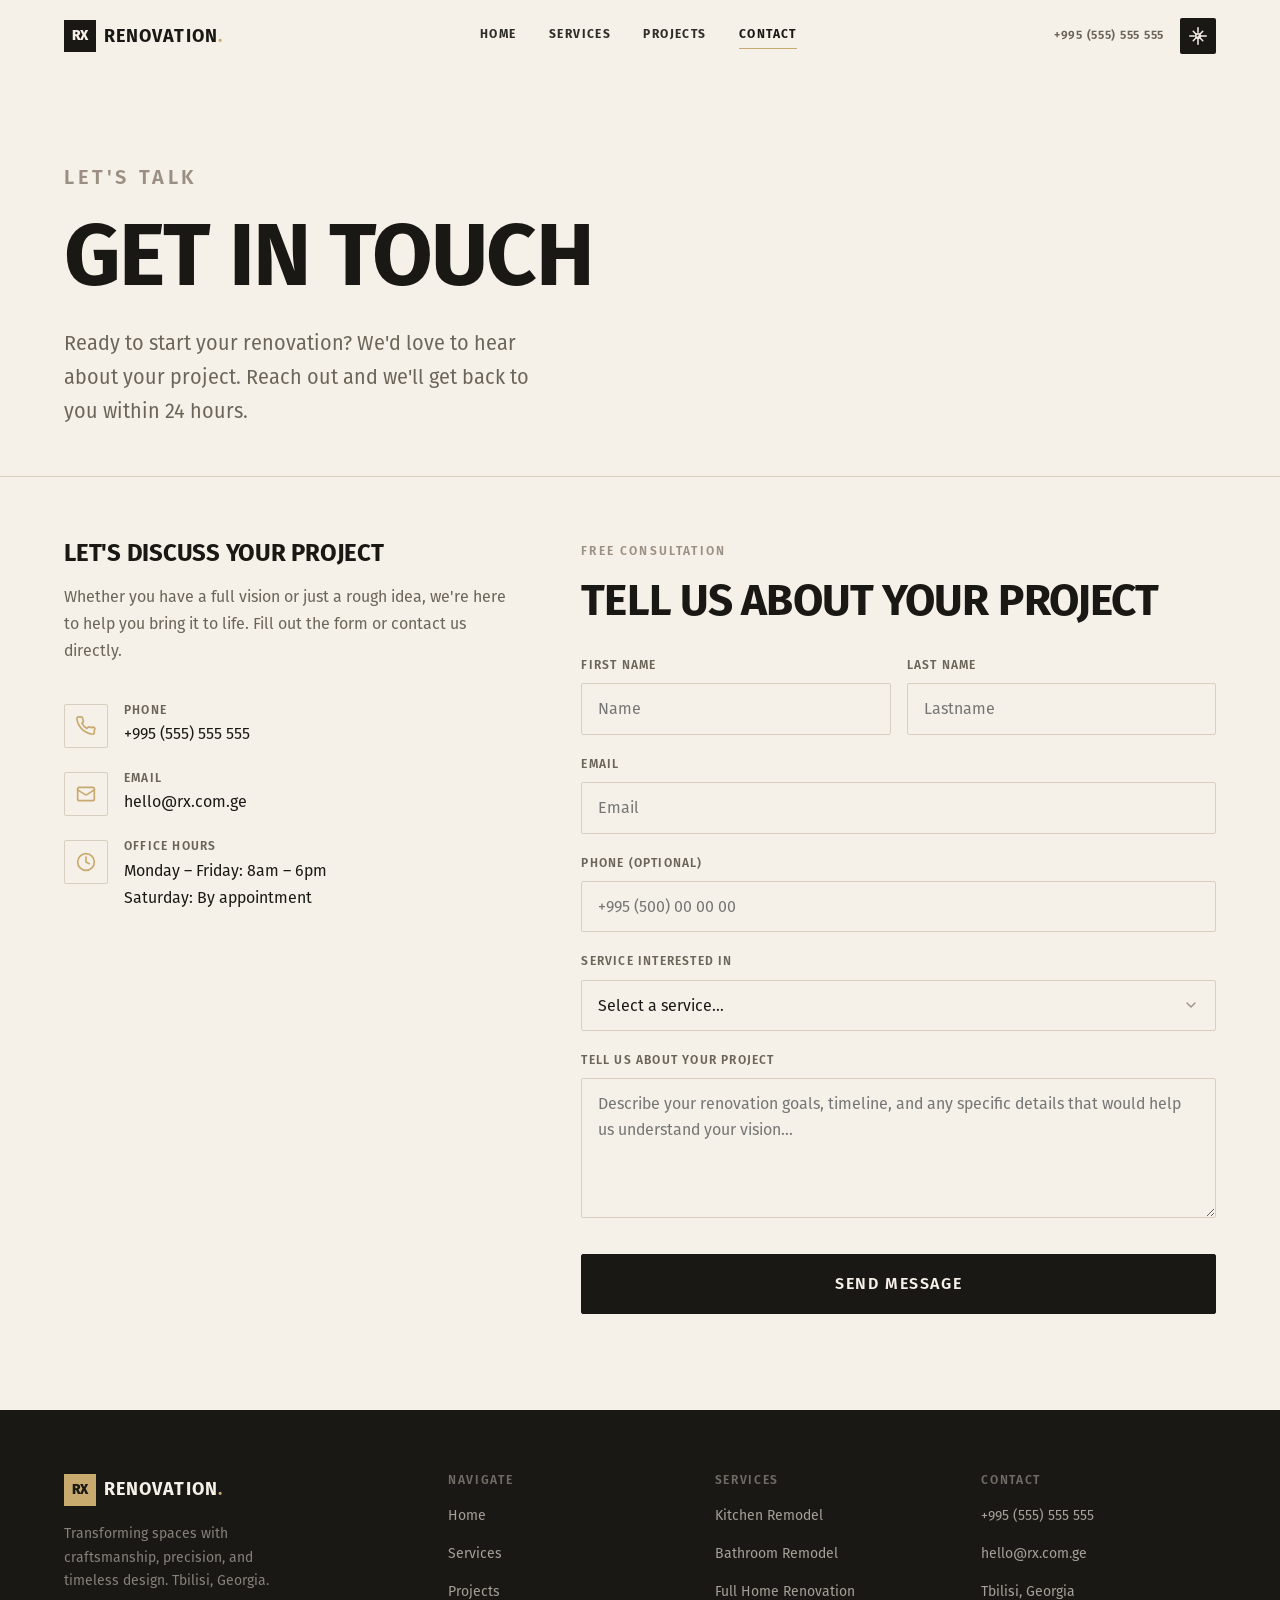
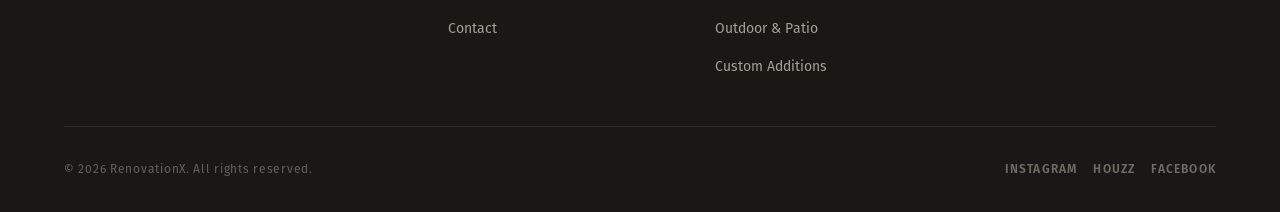
<file: contact.html>
<!DOCTYPE html>
<html lang="en" data-theme="light">

<head>
	<meta charset="UTF-8">
	<meta name="viewport" content="width=device-width, initial-scale=1.0">
	<title>Contact — RX Renovation</title>
	<meta name="description" content="Get in touch with RX Renovation. Schedule a free consultation for your home renovation project in Scottsdale, Arizona.">

	<link rel="stylesheet" href="assets/css/fonts.css">
	<link rel="stylesheet" href="assets/css/global.css">
	<link rel="stylesheet" href="assets/css/components.css">
	<link rel="stylesheet" href="assets/css/pages/contact.css">
	<link rel="icon" href="assets/images/favicon.svg" type="image/svg+xml">
</head>

<body>
	<!-- Loading overlay (hidden after i18n ready) -->
	<div class="page-loading-overlay" id="page-loading">
		<div class="loader">
			<span class="logo-mark">RX</span>
		</div>
	</div>

	<div class="loading-bar"></div>
	<header id="site-header" class="site-header"></header>

	<main class="main-content">

		<!-- PAGE HERO -->
		<section class="page-hero contact-hero">
			<div class="container">
				<p class="section-label" data-i18n="contact.hero.sectionLabel">Let's talk</p>
				<h1 data-i18n="contact.hero.headline">Get in Touch</h1>
				<p class="page-hero-desc" data-i18n="contact.hero.desc">Ready to start your renovation? We'd love to hear about your project. Reach out and we'll get back to you within 24 hours.</p>
			</div>
		</section>

		<!-- CONTACT MAIN -->
		<section class="contact-main-section">
			<div class="container">
				<div class="contact-grid">

					<!-- Left: Info -->
					<div class="contact-info-col">
						<div class="contact-info-block">
							<h3 data-i18n="contact.info.heading">Let's discuss your project</h3>
							<p data-i18n="contact.info.desc">Whether you have a full vision or just a rough idea, we're here to help you bring it to life. Fill out the form or contact us directly.</p>
						</div>

						<div class="contact-details-list">
							<div class="contact-item">
								<div class="contact-item-icon">
									<svg xmlns="http://www.w3.org/2000/svg" width="20" height="20" viewBox="0 0 24 24" fill="none" stroke="currentColor" stroke-width="2" stroke-linecap="round" stroke-linejoin="round">
										<path d="M22 16.92v3a2 2 0 0 1-2.18 2 19.79 19.79 0 0 1-8.63-3.07A19.5 19.5 0 0 1 4.11 12 19.79 19.79 0 0 1 1.04 3.34 2 2 0 0 1 3 1.11h3a2 2 0 0 1 2 1.72c.127.96.361 1.903.7 2.81a2 2 0 0 1-.45 2.11L7.09 8.91a16 16 0 0 0 6 6l1.27-1.27a2 2 0 0 1 2.11-.45c.907.339 1.85.573 2.81.7A2 2 0 0 1 22 16.92z"/>
									</svg>
								</div>
								<div>
									<h4 data-i18n="contact.info.phone.label">Phone</h4>
									<a href="tel:+14805550173" data-i18n="common.phone">+1 (480) 555 0173</a>
								</div>
							</div>

							<div class="contact-item">
								<div class="contact-item-icon">
									<svg xmlns="http://www.w3.org/2000/svg" width="20" height="20" viewBox="0 0 24 24" fill="none" stroke="currentColor" stroke-width="2" stroke-linecap="round" stroke-linejoin="round">
										<rect width="20" height="16" x="2" y="4" rx="2"/>
										<path d="m22 7-8.97 5.7a1.94 1.94 0 0 1-2.06 0L2 7"/>
									</svg>
								</div>
								<div>
									<h4 data-i18n="contact.info.email.label">Email</h4>
									<a href="mailto:hello@rxrenovation.com" data-i18n="common.email">hello@rxrenovation.com</a>
								</div>
							</div>

							<div class="contact-item">
								<div class="contact-item-icon">
									<svg xmlns="http://www.w3.org/2000/svg" width="20" height="20" viewBox="0 0 24 24" fill="none" stroke="currentColor" stroke-width="2" stroke-linecap="round" stroke-linejoin="round">
										<circle cx="12" cy="12" r="10"/>
										<polyline points="12 6 12 12 16 14"/>
									</svg>
								</div>
								<div>
									<h4 data-i18n="contact.info.hours.label">Office Hours</h4>
									<p data-i18n="contact.info.hours.weekdays">Monday – Friday: 8am – 6pm</p>
									<p data-i18n="contact.info.hours.saturday">Saturday: By appointment</p>
								</div>
							</div>
						</div>
					</div>

					<!-- Right: Form -->
					<div class="contact-form-col">
						<div class="contact-form-header">
							<p class="section-label" data-i18n="contact.form.sectionLabel">Free consultation</p>
							<h2 data-i18n="contact.form.headline">Tell us about your project</h2>
						</div>

						<form id="contact-form" class="contact-form" novalidate>
							<div class="form-row">
								<div class="form-group">
									<label for="first-name" data-i18n="contact.form.firstName">First Name</label>
									<input type="text" id="first-name" name="first-name"
										data-i18n-placeholder="contact.form.placeholders.firstName"
										placeholder="Alex" required>
								</div>
								<div class="form-group">
									<label for="last-name" data-i18n="contact.form.lastName">Last Name</label>
									<input type="text" id="last-name" name="last-name"
										data-i18n-placeholder="contact.form.placeholders.lastName"
										placeholder="Johnson" required>
								</div>
							</div>

							<div class="form-group">
								<label for="email" data-i18n="contact.form.email">Email</label>
								<input type="email" id="email" name="email"
									data-i18n-placeholder="contact.form.placeholders.email"
									placeholder="alex@example.com" required>
							</div>

							<div class="form-group">
								<label for="phone" data-i18n="contact.form.phone">Phone (optional)</label>
								<input type="tel" id="phone" name="phone"
									data-i18n-placeholder="contact.form.placeholders.phone"
									placeholder="+1 (480) 000 0000">
							</div>

							<div class="form-group">
								<label for="service" data-i18n="contact.form.service">Service Interested In</label>
								<div class="custom-select-wrapper">
									<div class="custom-select" data-name="service">
										<div class="custom-select-trigger">
											<span class="custom-select-value" data-i18n="contact.form.serviceOptions.default">Select a service…</span>
											<svg class="custom-select-arrow" xmlns="http://www.w3.org/2000/svg" width="16" height="16" viewBox="0 0 24 24" fill="none" stroke="currentColor" stroke-width="2" stroke-linecap="round" stroke-linejoin="round">
												<polyline points="6 9 12 15 18 9"/>
											</svg>
										</div>
										<div class="custom-select-options">
											<div class="custom-select-option" data-value="" data-i18n="contact.form.serviceOptions.default">Select a service…</div>
											<div class="custom-select-option" data-value="kitchen" data-i18n="contact.form.serviceOptions.kitchen">Kitchen Remodel</div>
											<div class="custom-select-option" data-value="bathroom" data-i18n="contact.form.serviceOptions.bathroom">Bathroom Remodel</div>
											<div class="custom-select-option" data-value="fullHome" data-i18n="contact.form.serviceOptions.fullHome">Full Home Renovation</div>
											<div class="custom-select-option" data-value="outdoor" data-i18n="contact.form.serviceOptions.outdoor">Outdoor & Patio</div>
											<div class="custom-select-option" data-value="viz" data-i18n="contact.form.serviceOptions.viz">3D Visualization</div>
											<div class="custom-select-option" data-value="addition" data-i18n="contact.form.serviceOptions.addition">Custom Addition</div>
											<div class="custom-select-option" data-value="other" data-i18n="contact.form.serviceOptions.other">Other / Not sure</div>
										</div>
									</div>
									<input type="hidden" id="service" name="service" value="">
								</div>
							</div>

							<div class="form-group">
								<label for="message" data-i18n="contact.form.message">Tell us about your project</label>
								<textarea id="message" name="message"
									data-i18n-placeholder="contact.form.placeholders.message"
									placeholder="Describe your renovation goals…" required></textarea>
							</div>

							<button type="submit" class="btn btn-primary btn-block"
								data-i18n="contact.form.submit"
								data-i18n-sending="contact.form.sending"
								data-i18n-sent="contact.form.sent">
								Send Message <span class="arrow">→</span>
							</button>
						</form>
					</div>

				</div>
			</div>
		</section>

	</main>

	<footer id="site-footer" class="site-footer"></footer>
	<script src="assets/js/main.js" type="module"></script>
	<script src="assets/js/pages/contact.js" type="module"></script>
</body>
</html>
</file>
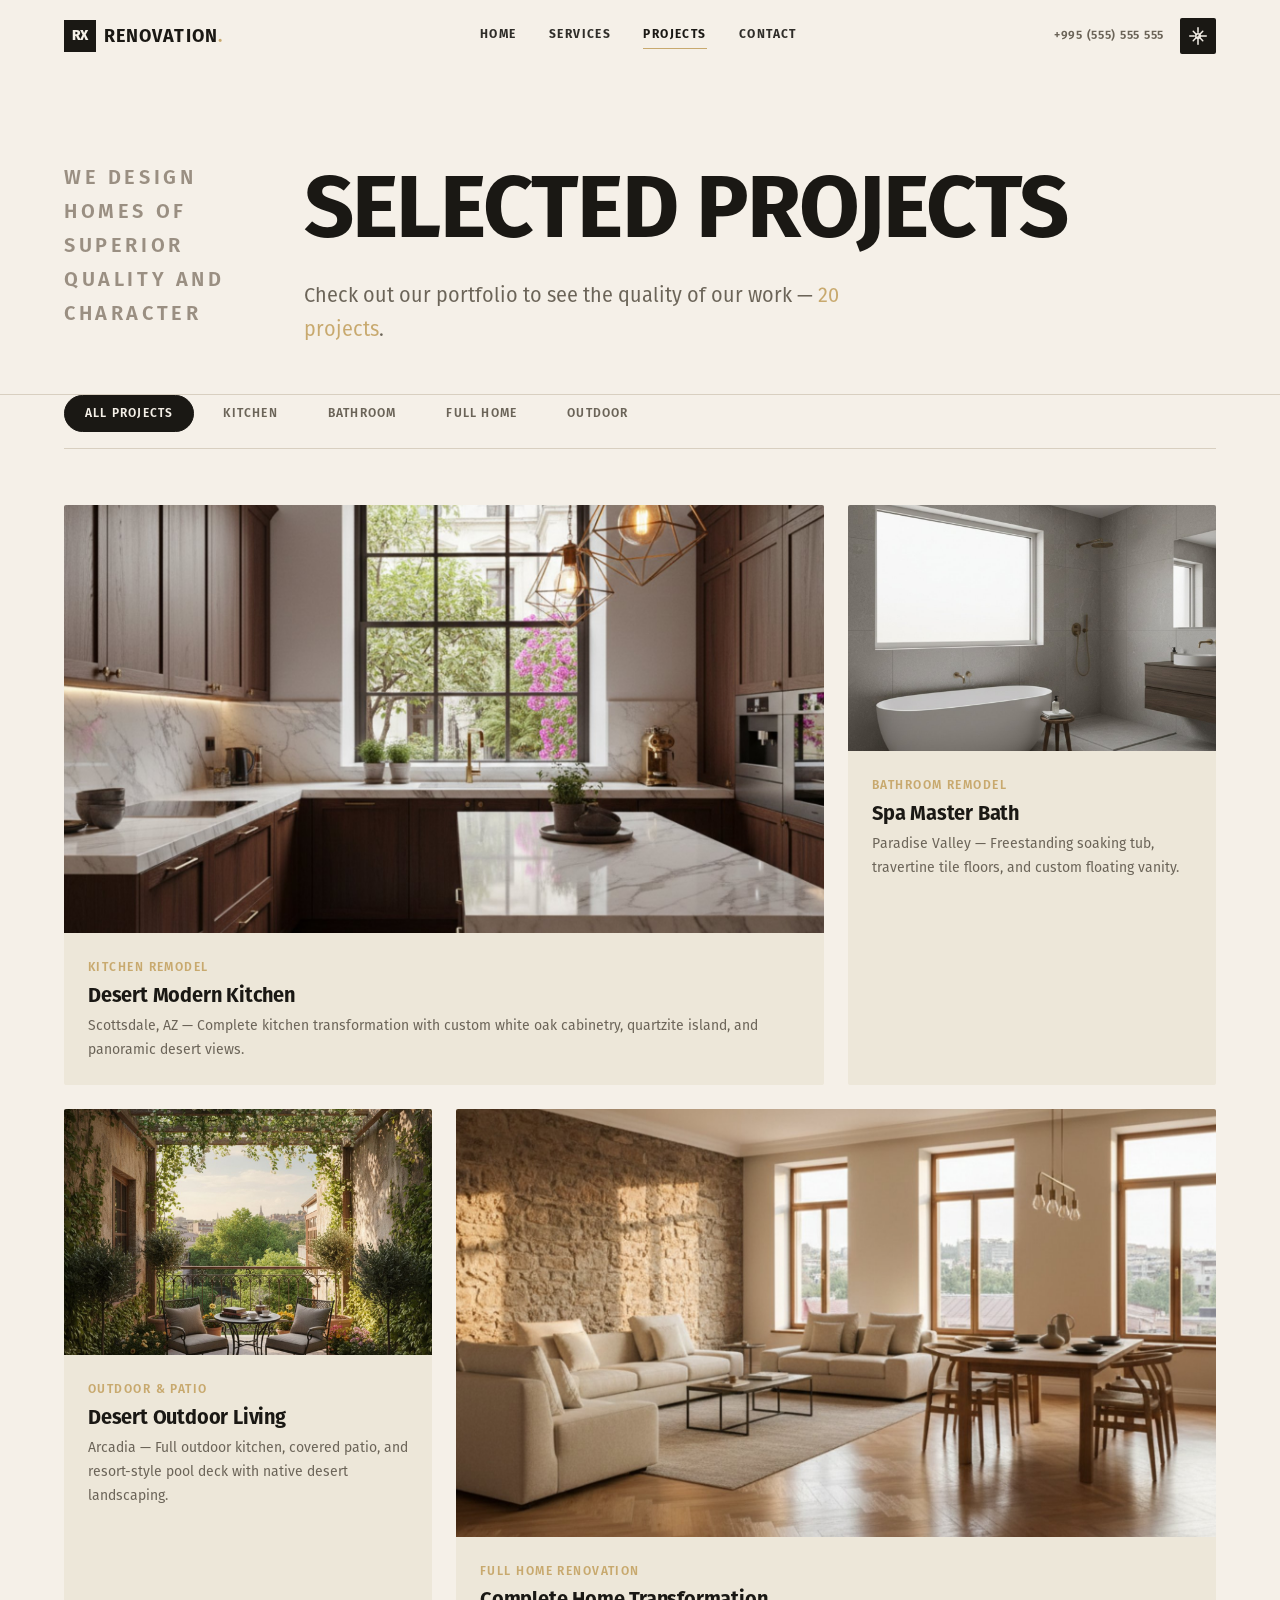
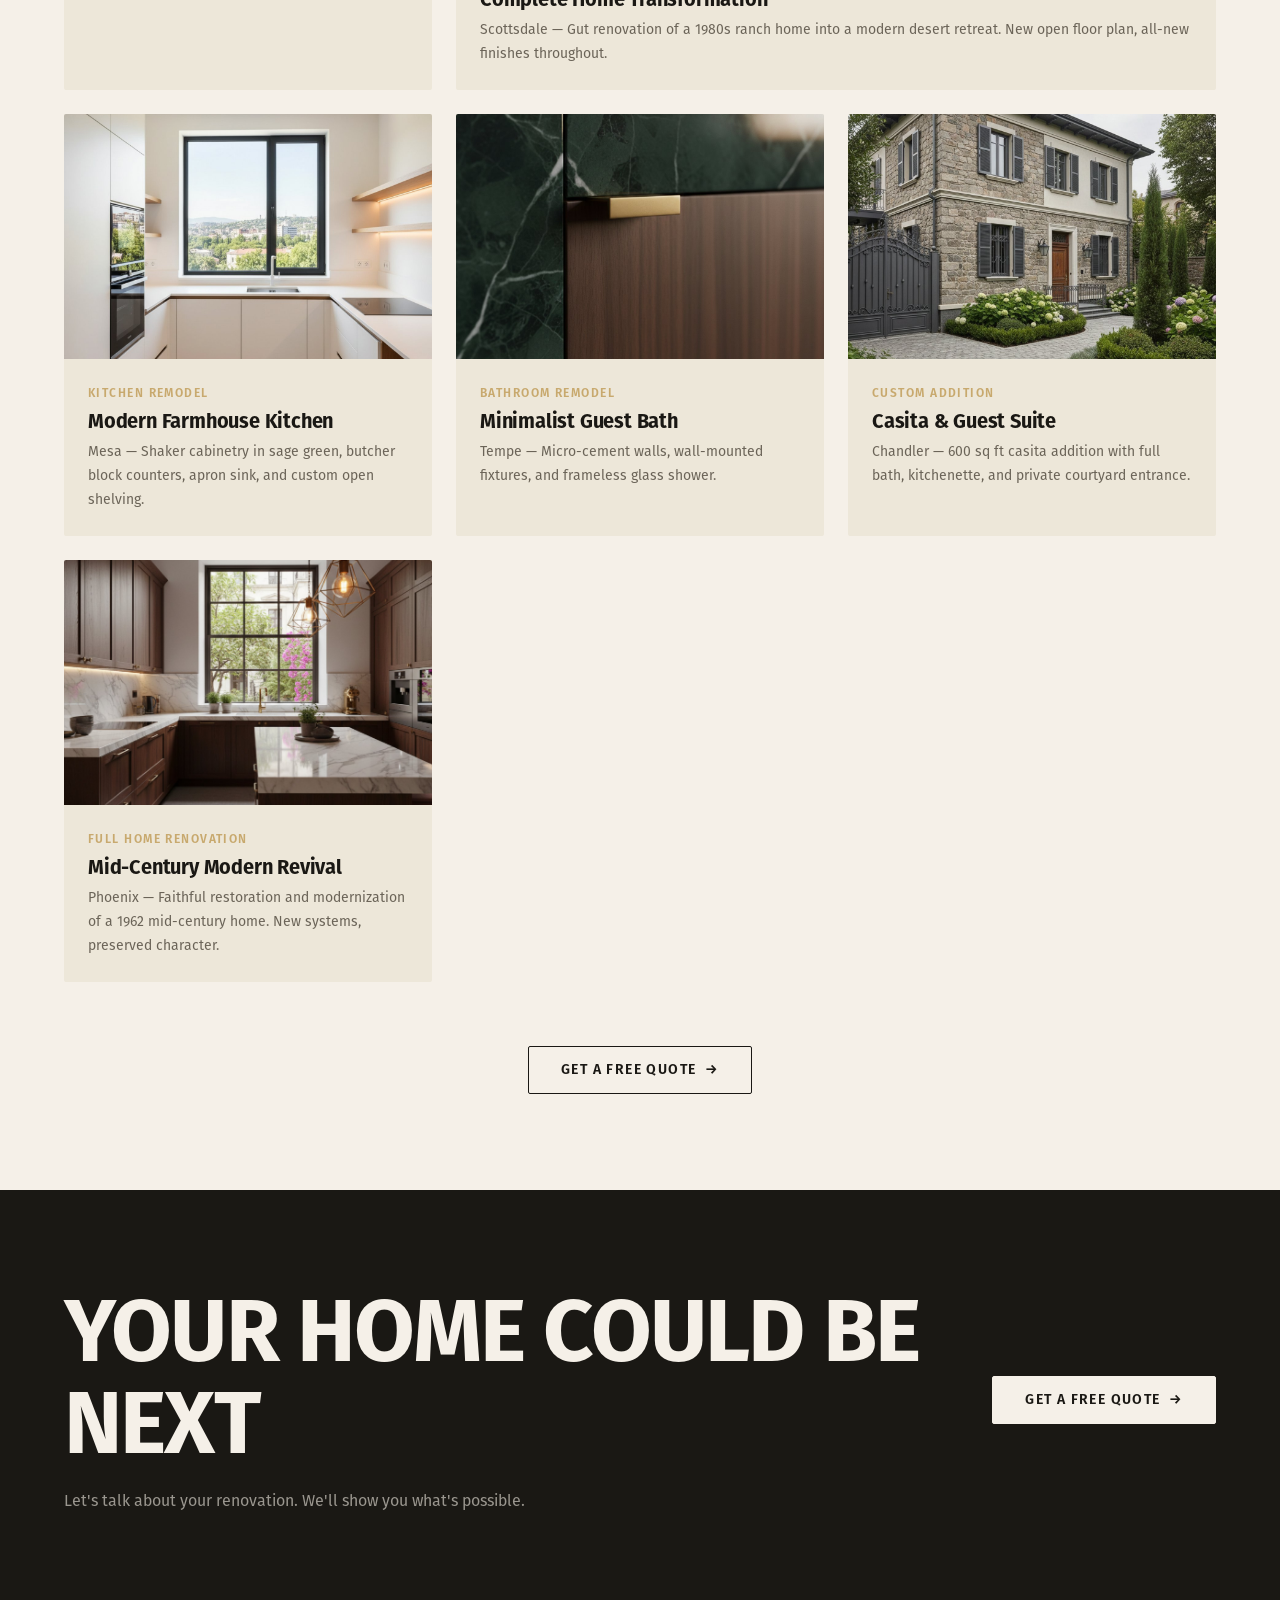
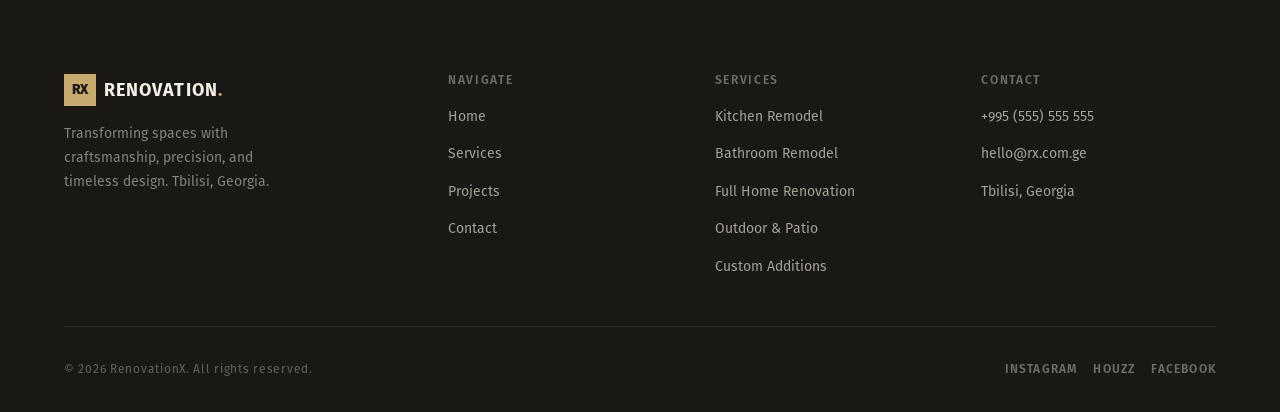
<file: projects.html>
<!DOCTYPE html>
<html lang="en" data-theme="light">

<head>
	<meta charset="UTF-8">
	<meta name="viewport" content="width=device-width, initial-scale=1.0">
	<title>Projects — RX Renovation</title>
	<meta name="description"
		content="Browse RX Renovation's portfolio of stunning home renovations across Scottsdale and Phoenix, Arizona.">

	<link rel="stylesheet" href="assets/css/fonts.css">
	<link rel="stylesheet" href="assets/css/global.css">
	<link rel="stylesheet" href="assets/css/components.css">
	<link rel="stylesheet" href="assets/css/pages/projects.css">
	<link rel="icon" href="assets/images/favicon.svg" type="image/svg+xml">
</head>

<body>
	<!-- Loading overlay (hidden after i18n ready) -->
	<div class="page-loading-overlay" id="page-loading">
		<div class="loader">
			<span class="logo-mark">RX</span>
		</div>
	</div>

	<div class="loading-bar"></div>
	<header id="site-header" class="site-header"></header>

	<main class="main-content">

		<!-- PAGE HERO -->
		<section class="page-hero projects-hero">
			<div class="container">
				<div class="projects-hero-grid">
					<div>
						<p class="section-label" data-i18n="projects.hero.sectionLabel">We design homes of superior
							quality and character</p>
					</div>
					<div>
						<h1 data-i18n="projects.hero.headline">Selected Projects</h1>
						<p class="page-hero-desc">
							<span data-i18n="projects.hero.desc">Check out our portfolio to see the quality of our work
								—</span>
							<span class="text-accent">20 <span data-i18n="projects.heroCount">projects in
									2025</span></span>.
						</p>
					</div>
				</div>
			</div>
		</section>

		<!-- FILTER BAR -->
		<section class="filter-section">
			<div class="container">
				<div class="filter-bar">
					<button class="filter-btn active" data-filter="all" data-i18n="projects.filter.all">All
						Projects</button>
					<button class="filter-btn" data-filter="kitchen"
						data-i18n="projects.filter.kitchen">Kitchen</button>
					<button class="filter-btn" data-filter="bathroom"
						data-i18n="projects.filter.bathroom">Bathroom</button>
					<button class="filter-btn" data-filter="full-home" data-i18n="projects.filter.fullHome">Full
						Home</button>
					<button class="filter-btn" data-filter="outdoor"
						data-i18n="projects.filter.outdoor">Outdoor</button>
				</div>
			</div>
		</section>

		<!-- PROJECTS GRID -->
		<section class="projects-gallery-section">
			<div class="container">
				<div class="projects-gallery-grid">

					<div class="project-card project-card--featured" data-category="kitchen">
						<div class="project-card-img">
							<img src="assets/images/projects/project-01.jpg" alt="Desert Modern Kitchen — Scottsdale">
						</div>
						<div class="project-card-body">
							<span class="project-card-tag" data-i18n="projects.cards.p01.tag">Kitchen Remodel</span>
							<h3 class="project-card-title" data-i18n="projects.cards.p01.title">Desert Modern Kitchen
							</h3>
							<p class="project-card-desc" data-i18n="projects.cards.p01.desc">Scottsdale, AZ — Complete
								kitchen transformation with custom white oak cabinetry, quartzite island, and panoramic
								desert views.</p>
						</div>
					</div>

					<div class="project-card" data-category="bathroom">
						<div class="project-card-img">
							<img src="assets/images/projects/project-02.jpg" alt="Spa Master Bath — Paradise Valley">
						</div>
						<div class="project-card-body">
							<span class="project-card-tag" data-i18n="projects.cards.p02.tag">Bathroom Remodel</span>
							<h3 class="project-card-title" data-i18n="projects.cards.p02.title">Spa Master Bath</h3>
							<p class="project-card-desc" data-i18n="projects.cards.p02.desc">Paradise Valley —
								Freestanding soaking tub, travertine tile floors, and custom floating vanity.</p>
						</div>
					</div>

					<div class="project-card" data-category="outdoor">
						<div class="project-card-img">
							<img src="assets/images/projects/project-03.jpg" alt="Desert Outdoor Living — Arcadia">
						</div>
						<div class="project-card-body">
							<span class="project-card-tag" data-i18n="projects.cards.p03.tag">Outdoor & Patio</span>
							<h3 class="project-card-title" data-i18n="projects.cards.p03.title">Desert Outdoor Living
							</h3>
							<p class="project-card-desc" data-i18n="projects.cards.p03.desc">Arcadia — Full outdoor
								kitchen, covered patio, and resort-style pool deck with native desert landscaping.</p>
						</div>
					</div>

					<div class="project-card project-card--featured" data-category="full-home">
						<div class="project-card-img">
							<img src="assets/images/projects/project-04.jpg"
								alt="Complete Home Transformation — Scottsdale">
						</div>
						<div class="project-card-body">
							<span class="project-card-tag" data-i18n="projects.cards.p04.tag">Full Home
								Renovation</span>
							<h3 class="project-card-title" data-i18n="projects.cards.p04.title">Complete Home
								Transformation</h3>
							<p class="project-card-desc" data-i18n="projects.cards.p04.desc">Scottsdale — Gut renovation
								of a 1980s ranch home into a modern desert retreat. New open floor plan, all-new
								finishes throughout.</p>
						</div>
					</div>

					<div class="project-card" data-category="kitchen">
						<div class="project-card-img">
							<img src="assets/images/projects/project-05.jpg" alt="Modern Farmhouse Kitchen — Mesa">
						</div>
						<div class="project-card-body">
							<span class="project-card-tag" data-i18n="projects.cards.p05.tag">Kitchen Remodel</span>
							<h3 class="project-card-title" data-i18n="projects.cards.p05.title">Modern Farmhouse Kitchen
							</h3>
							<p class="project-card-desc" data-i18n="projects.cards.p05.desc">Mesa — Shaker cabinetry in
								sage green, butcher block counters, apron sink, and custom open shelving.</p>
						</div>
					</div>

					<div class="project-card" data-category="bathroom">
						<div class="project-card-img">
							<img src="assets/images/projects/project-06.jpg" alt="Minimalist Guest Bath — Tempe">
						</div>
						<div class="project-card-body">
							<span class="project-card-tag" data-i18n="projects.cards.p06.tag">Bathroom Remodel</span>
							<h3 class="project-card-title" data-i18n="projects.cards.p06.title">Minimalist Guest Bath
							</h3>
							<p class="project-card-desc" data-i18n="projects.cards.p06.desc">Tempe — Micro-cement walls,
								wall-mounted fixtures, and frameless glass shower.</p>
						</div>
					</div>

					<div class="project-card" data-category="outdoor">
						<div class="project-card-img">
							<img src="assets/images/projects/project-07.jpg" alt="Casita & Guest Suite — Chandler">
						</div>
						<div class="project-card-body">
							<span class="project-card-tag" data-i18n="projects.cards.p07.tag">Custom Addition</span>
							<h3 class="project-card-title" data-i18n="projects.cards.p07.title">Casita & Guest Suite
							</h3>
							<p class="project-card-desc" data-i18n="projects.cards.p07.desc">Chandler — 600 sq ft casita
								addition with full bath, kitchenette, and private courtyard entrance.</p>
						</div>
					</div>

					<div class="project-card" data-category="full-home">
						<div class="project-card-img">
							<img src="assets/images/projects/project-01.jpg" alt="Mid-Century Modern Revival — Phoenix">
						</div>
						<div class="project-card-body">
							<span class="project-card-tag" data-i18n="projects.cards.p08.tag">Full Home
								Renovation</span>
							<h3 class="project-card-title" data-i18n="projects.cards.p08.title">Mid-Century Modern
								Revival</h3>
							<p class="project-card-desc" data-i18n="projects.cards.p08.desc">Phoenix — Faithful
								restoration and modernization of a 1962 mid-century home. New systems, preserved
								character.</p>
						</div>
					</div>

				</div>

				<div class="text-center" style="margin-top: var(--space-16);">
					<a href="contact.html" class="btn btn-outline">
						<span data-i18n="projects.cta.btn">Get a Free Quote</span>
						<span class="arrow">→</span>
					</a>
				</div>
			</div>
		</section>

		<!-- CTA -->
		<section class="cta-section">
			<div class="container">
				<div class="cta-inner">
					<div>
						<h2 data-i18n="projects.cta.headline">Your home could be next</h2>
						<p style="margin-top: var(--space-4); color: rgba(240,235,225,0.6);"
							data-i18n="projects.cta.desc">Let's talk about your renovation. We'll show you what's
							possible.</p>
					</div>
					<a href="contact.html" class="btn btn-light">
						<span data-i18n="projects.cta.btn">Get a Free Quote</span>
						<span class="arrow">→</span>
					</a>
				</div>
			</div>
		</section>

	</main>

	<footer id="site-footer" class="site-footer"></footer>
	<script src="assets/js/main.js" type="module"></script>
	<script src="assets/js/pages/projects.js" type="module"></script>
</body>

</html>
</file>
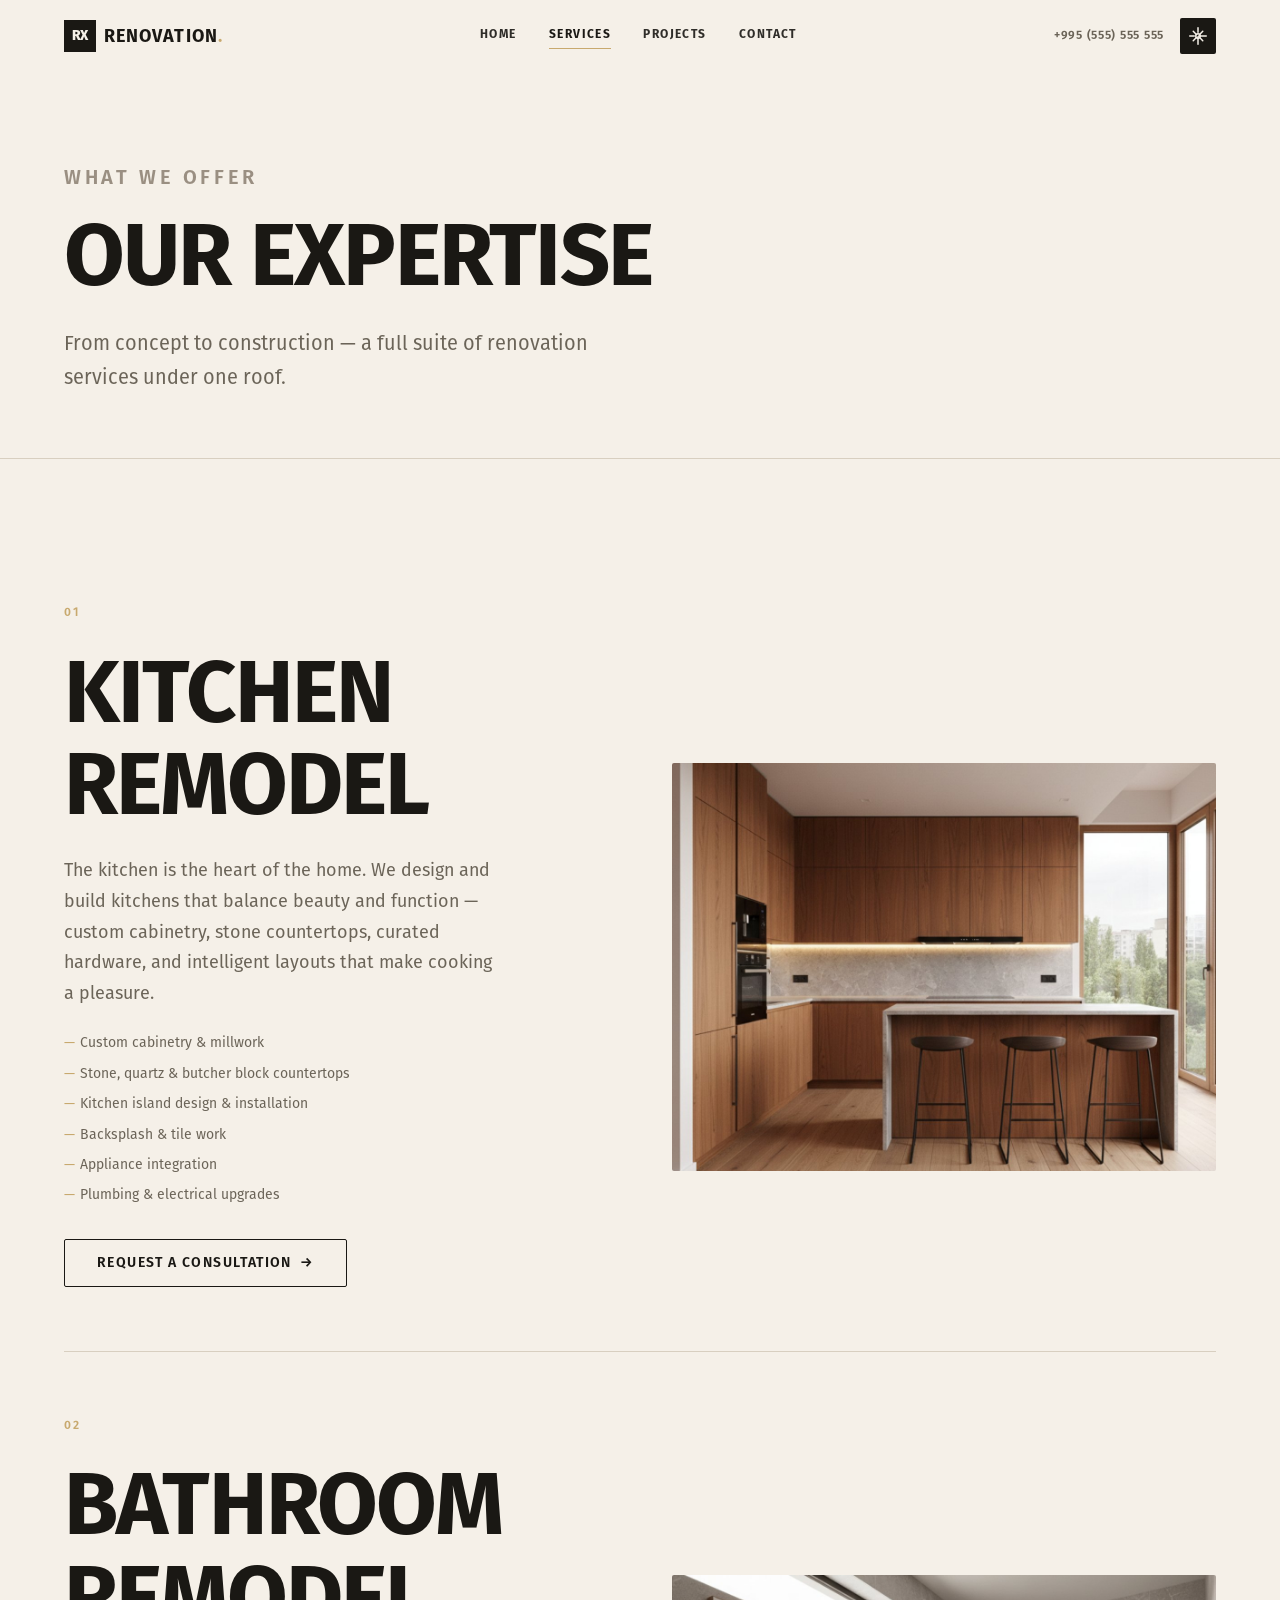
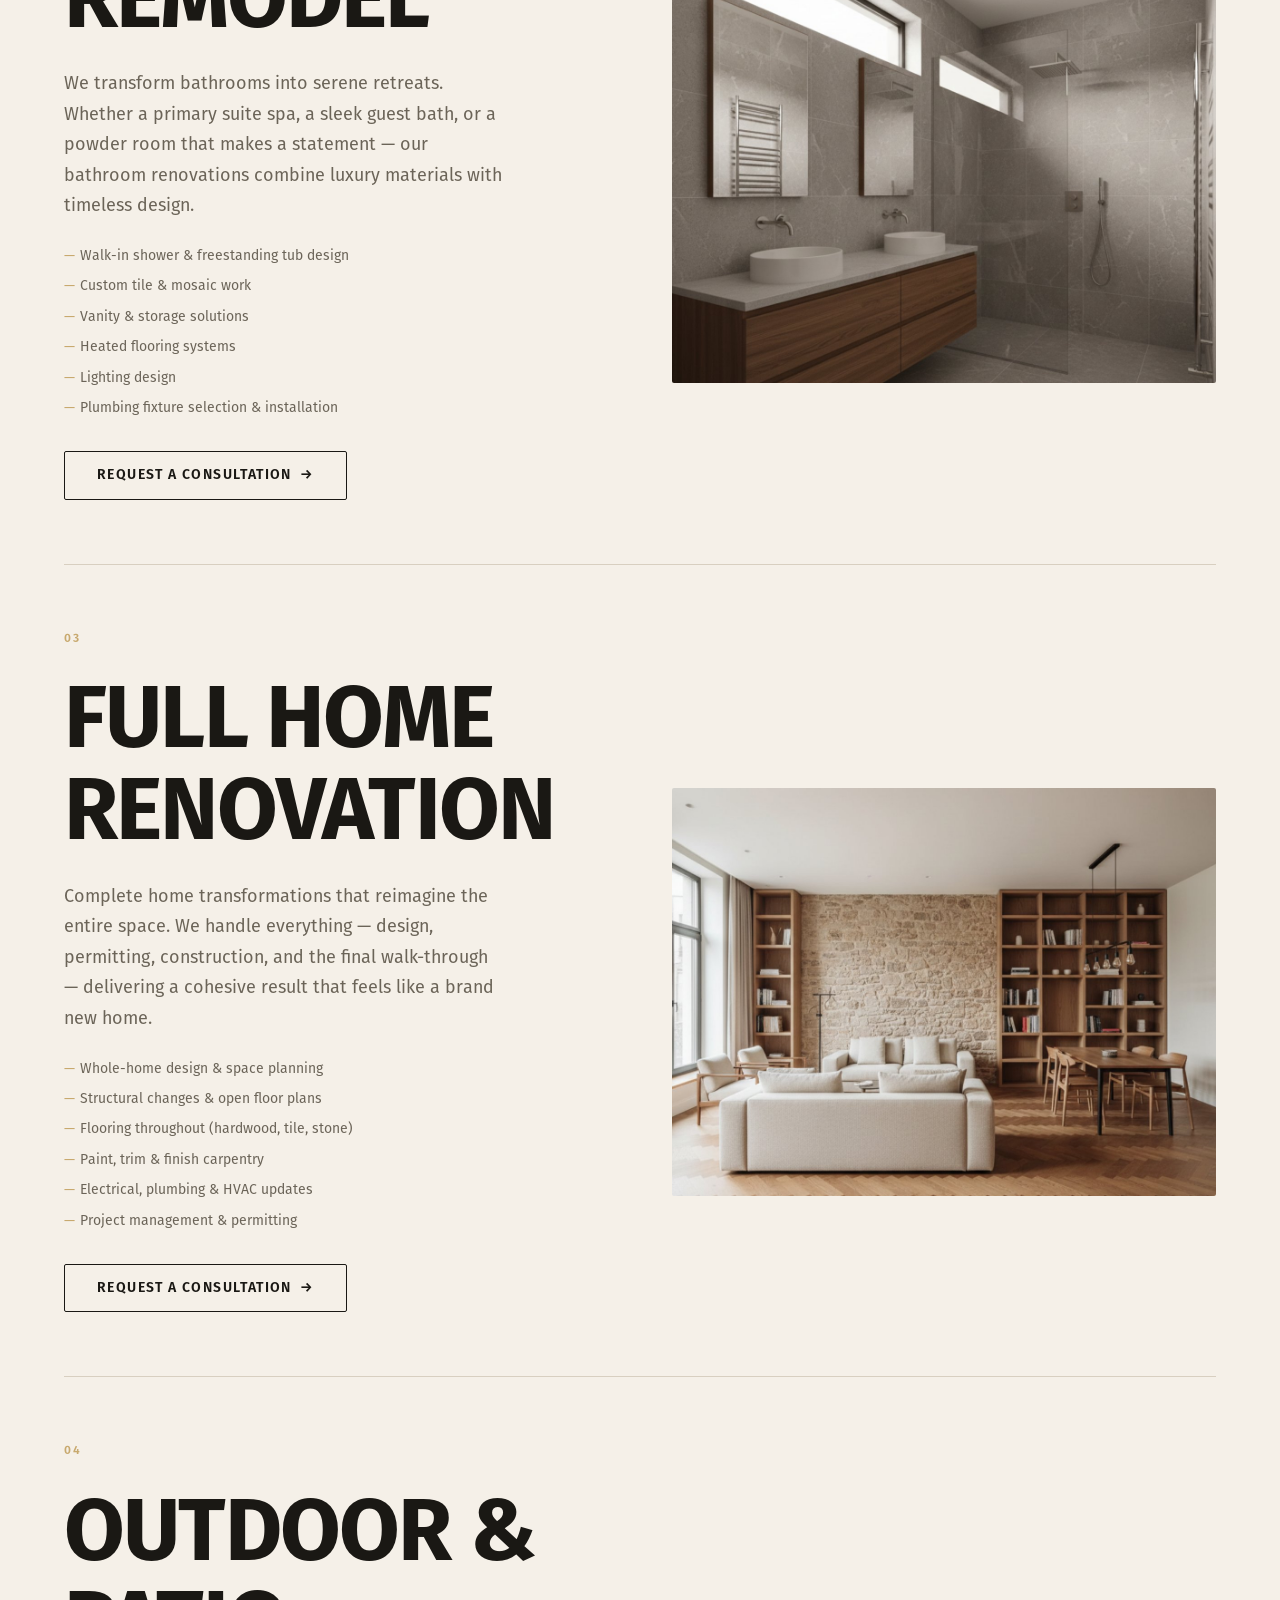
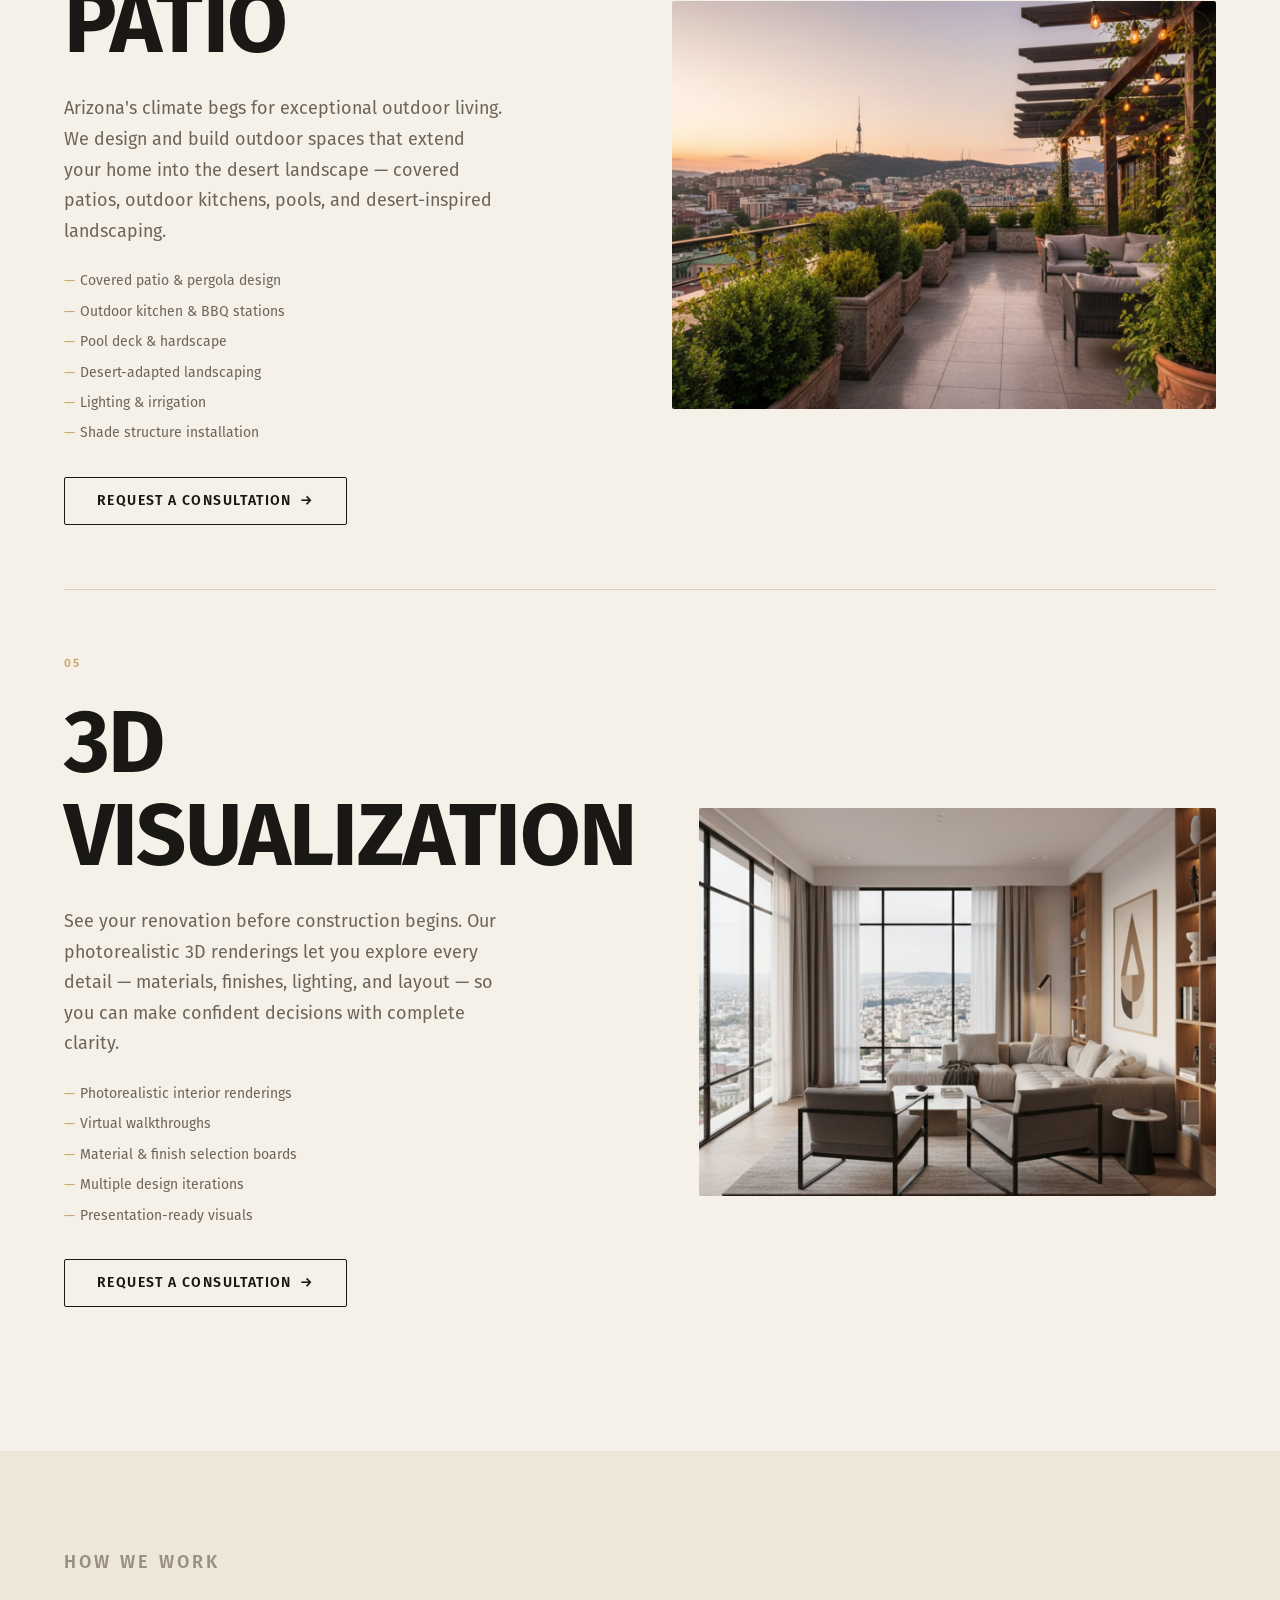
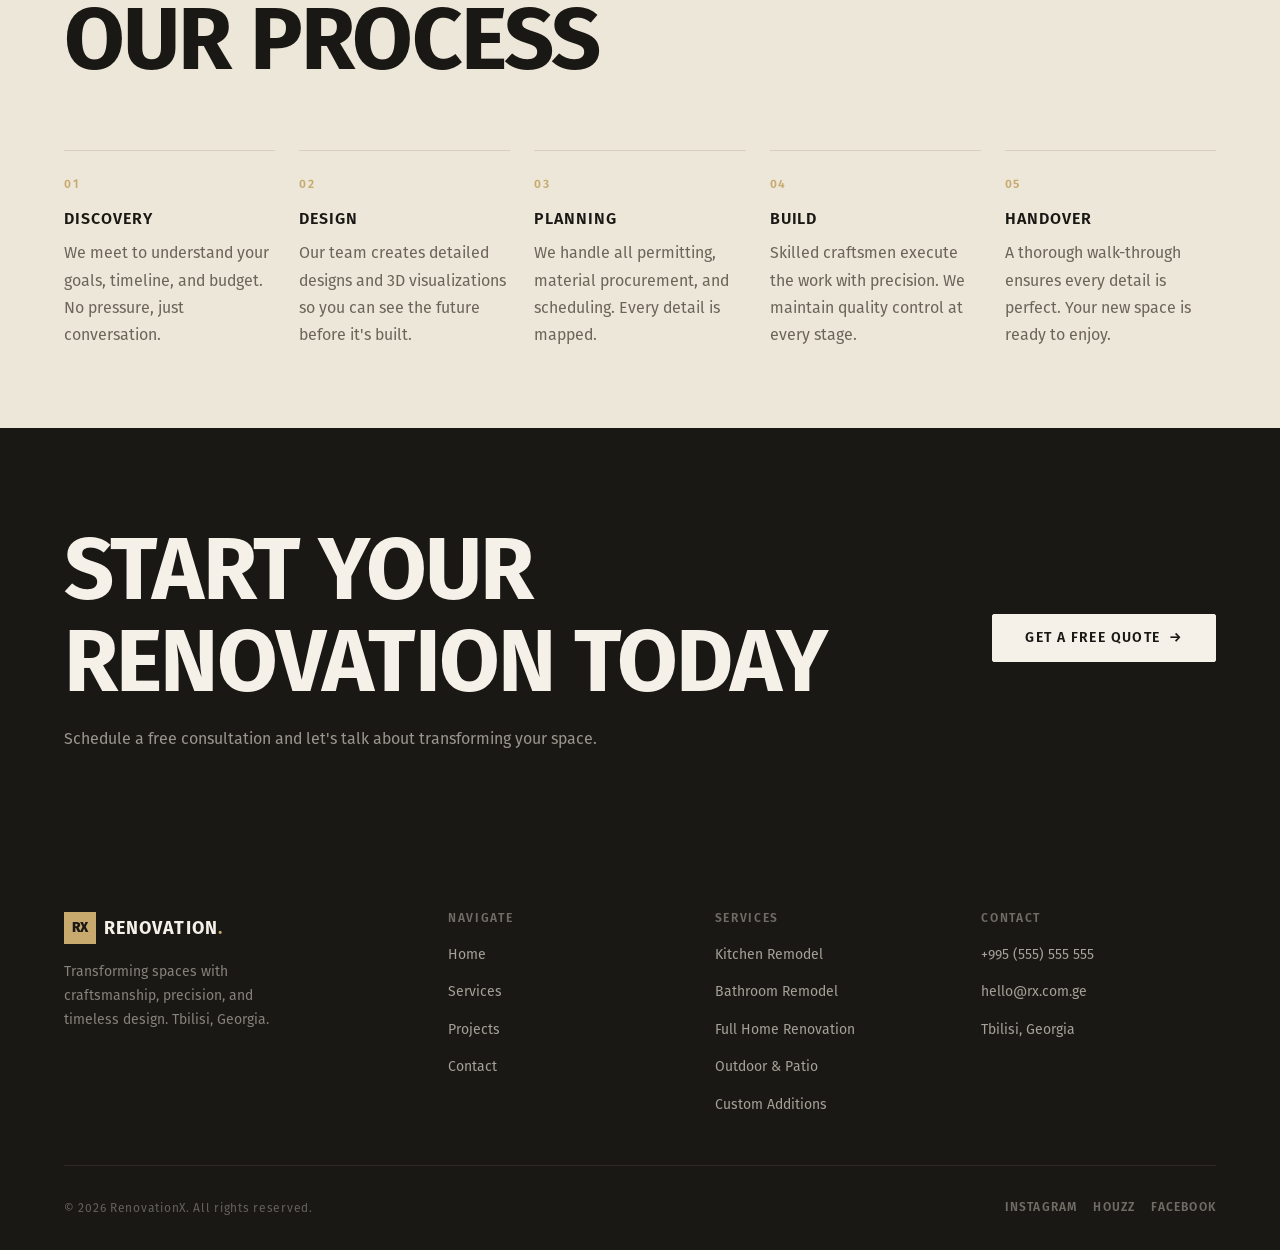
<file: services.html>
<!DOCTYPE html>
<html lang="en" data-theme="light">

<head>
	<meta charset="UTF-8">
	<meta name="viewport" content="width=device-width, initial-scale=1.0">
	<title>Services — RX Renovation</title>
	<meta name="description" content="Explore RX Renovation's full range of services — kitchen remodels, bathroom renovations, full home transformations, and more in Scottsdale, Arizona.">

	<link rel="stylesheet" href="assets/css/fonts.css">
	<link rel="stylesheet" href="assets/css/global.css">
	<link rel="stylesheet" href="assets/css/components.css">
	<link rel="stylesheet" href="assets/css/pages/services.css">
	<link rel="icon" href="assets/images/favicon.svg" type="image/svg+xml">
</head>

<body>
	<!-- Loading overlay (hidden after i18n ready) -->
	<div class="page-loading-overlay" id="page-loading">
		<div class="loader">
			<span class="logo-mark">RX</span>
		</div>
	</div>

	<div class="loading-bar"></div>
	<header id="site-header" class="site-header"></header>

	<main class="main-content">

		<!-- PAGE HERO -->
		<section class="page-hero services-hero">
			<div class="container">
				<p class="section-label" data-i18n="services.hero.sectionLabel">What we offer</p>
				<h1 data-i18n="services.hero.headline">Our Expertise</h1>
				<p class="page-hero-desc" data-i18n="services.hero.desc">From concept to construction — a full suite of renovation services under one roof.</p>
			</div>
		</section>

		<!-- SERVICES DETAILED -->
		<section class="services-detail-section">
			<div class="container">

				<!-- Kitchen -->
				<div class="service-detail-item reveal">
					<div class="service-detail-num" data-i18n="services.kitchen.num">01</div>
					<div class="service-detail-content">
						<div class="service-detail-text">
							<h2 data-i18n="services.kitchen.headline">Kitchen Remodel</h2>
							<p data-i18n="services.kitchen.desc">The kitchen is the heart of the home. We design and build kitchens that balance beauty and function — custom cabinetry, stone countertops, curated hardware, and intelligent layouts that make cooking a pleasure.</p>
							<ul class="service-detail-list">
								<li data-i18n="services.kitchen.items.0">Custom cabinetry & millwork</li>
								<li data-i18n="services.kitchen.items.1">Stone, quartz & butcher block countertops</li>
								<li data-i18n="services.kitchen.items.2">Kitchen island design & installation</li>
								<li data-i18n="services.kitchen.items.3">Backsplash & tile work</li>
								<li data-i18n="services.kitchen.items.4">Appliance integration</li>
								<li data-i18n="services.kitchen.items.5">Plumbing & electrical upgrades</li>
							</ul>
							<a href="contact.html" class="btn btn-outline" style="margin-top: var(--space-8);">
								<span data-i18n="services.kitchen.cta">Request a Consultation</span>
								<span class="arrow">→</span>
							</a>
						</div>
						<div class="service-detail-img img-card">
							<img src="assets/images/services/kitchen.jpg" alt="Luxury kitchen renovation by RX">
						</div>
					</div>
				</div>

				<hr class="divider">

				<!-- Bathroom -->
				<div class="service-detail-item reveal">
					<div class="service-detail-num" data-i18n="services.bathroom.num">02</div>
					<div class="service-detail-content service-detail-content--reverse">
						<div class="service-detail-img img-card">
							<img src="assets/images/services/bathroom.jpg" alt="Spa-inspired bathroom renovation by RX">
						</div>
						<div class="service-detail-text">
							<h2 data-i18n="services.bathroom.headline">Bathroom Remodel</h2>
							<p data-i18n="services.bathroom.desc">We transform bathrooms into serene retreats. Whether a primary suite spa, a sleek guest bath, or a powder room that makes a statement — our bathroom renovations combine luxury materials with timeless design.</p>
							<ul class="service-detail-list">
								<li data-i18n="services.bathroom.items.0">Walk-in shower & freestanding tub design</li>
								<li data-i18n="services.bathroom.items.1">Custom tile & mosaic work</li>
								<li data-i18n="services.bathroom.items.2">Vanity & storage solutions</li>
								<li data-i18n="services.bathroom.items.3">Heated flooring systems</li>
								<li data-i18n="services.bathroom.items.4">Lighting design</li>
								<li data-i18n="services.bathroom.items.5">Plumbing fixture selection & installation</li>
							</ul>
							<a href="contact.html" class="btn btn-outline" style="margin-top: var(--space-8);">
								<span data-i18n="services.bathroom.cta">Request a Consultation</span>
								<span class="arrow">→</span>
							</a>
						</div>
					</div>
				</div>

				<hr class="divider">

				<!-- Full Home -->
				<div class="service-detail-item reveal">
					<div class="service-detail-num" data-i18n="services.fullHome.num">03</div>
					<div class="service-detail-content">
						<div class="service-detail-text">
							<h2 data-i18n="services.fullHome.headline">Full Home Renovation</h2>
							<p data-i18n="services.fullHome.desc">Complete home transformations that reimagine the entire space. We handle everything — design, permitting, construction, and the final walk-through — delivering a cohesive result that feels like a brand new home.</p>
							<ul class="service-detail-list">
								<li data-i18n="services.fullHome.items.0">Whole-home design & space planning</li>
								<li data-i18n="services.fullHome.items.1">Structural changes & open floor plans</li>
								<li data-i18n="services.fullHome.items.2">Flooring throughout (hardwood, tile, stone)</li>
								<li data-i18n="services.fullHome.items.3">Paint, trim & finish carpentry</li>
								<li data-i18n="services.fullHome.items.4">Electrical, plumbing & HVAC updates</li>
								<li data-i18n="services.fullHome.items.5">Project management & permitting</li>
							</ul>
							<a href="contact.html" class="btn btn-outline" style="margin-top: var(--space-8);">
								<span data-i18n="services.fullHome.cta">Request a Consultation</span>
								<span class="arrow">→</span>
							</a>
						</div>
						<div class="service-detail-img img-card">
							<img src="assets/images/services/full-home.jpg" alt="Full home renovation by RX">
						</div>
					</div>
				</div>

				<hr class="divider">

				<!-- Outdoor -->
				<div class="service-detail-item reveal">
					<div class="service-detail-num" data-i18n="services.outdoor.num">04</div>
					<div class="service-detail-content service-detail-content--reverse">
						<div class="service-detail-img img-card">
							<img src="assets/images/services/outdoor.jpg" alt="Outdoor patio renovation by RX">
						</div>
						<div class="service-detail-text">
							<h2 data-i18n="services.outdoor.headline">Outdoor & Patio</h2>
							<p data-i18n="services.outdoor.desc">Arizona's climate begs for exceptional outdoor living. We design and build outdoor spaces that extend your home into the desert landscape — covered patios, outdoor kitchens, pools, and desert-inspired landscaping.</p>
							<ul class="service-detail-list">
								<li data-i18n="services.outdoor.items.0">Covered patio & pergola design</li>
								<li data-i18n="services.outdoor.items.1">Outdoor kitchen & BBQ stations</li>
								<li data-i18n="services.outdoor.items.2">Pool deck & hardscape</li>
								<li data-i18n="services.outdoor.items.3">Desert-adapted landscaping</li>
								<li data-i18n="services.outdoor.items.4">Lighting & irrigation</li>
								<li data-i18n="services.outdoor.items.5">Shade structure installation</li>
							</ul>
							<a href="contact.html" class="btn btn-outline" style="margin-top: var(--space-8);">
								<span data-i18n="services.outdoor.cta">Request a Consultation</span>
								<span class="arrow">→</span>
							</a>
						</div>
					</div>
				</div>

				<hr class="divider">

				<!-- 3D Viz -->
				<div class="service-detail-item reveal">
					<div class="service-detail-num" data-i18n="services.viz.num">05</div>
					<div class="service-detail-content">
						<div class="service-detail-text">
							<h2 data-i18n="services.viz.headline">3D Visualization</h2>
							<p data-i18n="services.viz.desc">See your renovation before construction begins. Our photorealistic 3D renderings let you explore every detail — materials, finishes, lighting, and layout — so you can make confident decisions with complete clarity.</p>
							<ul class="service-detail-list">
								<li data-i18n="services.viz.items.0">Photorealistic interior renderings</li>
								<li data-i18n="services.viz.items.1">Virtual walkthroughs</li>
								<li data-i18n="services.viz.items.2">Material & finish selection boards</li>
								<li data-i18n="services.viz.items.3">Multiple design iterations</li>
								<li data-i18n="services.viz.items.4">Presentation-ready visuals</li>
							</ul>
							<a href="contact.html" class="btn btn-outline" style="margin-top: var(--space-8);">
								<span data-i18n="services.viz.cta">Request a Consultation</span>
								<span class="arrow">→</span>
							</a>
						</div>
						<div class="service-detail-img img-card">
							<img src="assets/images/services/3d-viz.jpg" alt="3D visualization service by RX">
						</div>
					</div>
				</div>

			</div>
		</section>

		<!-- PROCESS SECTION -->
		<section class="process-section bg-alt">
			<div class="container">
				<div class="section-header">
					<p class="section-label" data-i18n="services.process.sectionLabel">How we work</p>
					<h2 data-i18n="services.process.headline">Our process</h2>
				</div>

				<div class="process-grid">
					<div class="process-step reveal">
						<div class="process-num" data-i18n="services.process.s1.num">01</div>
						<h3 data-i18n="services.process.s1.title">Discovery</h3>
						<p data-i18n="services.process.s1.desc">We meet to understand your goals, timeline, and budget. No pressure, just conversation.</p>
					</div>
					<div class="process-step reveal" data-delay="80">
						<div class="process-num" data-i18n="services.process.s2.num">02</div>
						<h3 data-i18n="services.process.s2.title">Design</h3>
						<p data-i18n="services.process.s2.desc">Our team creates detailed designs and 3D visualizations so you can see the future before it's built.</p>
					</div>
					<div class="process-step reveal" data-delay="160">
						<div class="process-num" data-i18n="services.process.s3.num">03</div>
						<h3 data-i18n="services.process.s3.title">Planning</h3>
						<p data-i18n="services.process.s3.desc">We handle all permitting, material procurement, and scheduling. Every detail is mapped.</p>
					</div>
					<div class="process-step reveal" data-delay="240">
						<div class="process-num" data-i18n="services.process.s4.num">04</div>
						<h3 data-i18n="services.process.s4.title">Build</h3>
						<p data-i18n="services.process.s4.desc">Skilled craftsmen execute the work with precision. We maintain quality control at every stage.</p>
					</div>
					<div class="process-step reveal" data-delay="320">
						<div class="process-num" data-i18n="services.process.s5.num">05</div>
						<h3 data-i18n="services.process.s5.title">Handover</h3>
						<p data-i18n="services.process.s5.desc">A thorough walk-through ensures every detail is perfect. Your new space is ready to enjoy.</p>
					</div>
				</div>
			</div>
		</section>

		<!-- CTA -->
		<section class="cta-section">
			<div class="container">
				<div class="cta-inner">
					<div>
						<h2 data-i18n="services.cta.headline">Start your renovation today</h2>
						<p style="margin-top: var(--space-4); color: rgba(240,235,225,0.6);" data-i18n="services.cta.desc">Schedule a free consultation and let's talk about transforming your space.</p>
					</div>
					<a href="contact.html" class="btn btn-light">
						<span data-i18n="services.cta.btn">Get a Free Quote</span>
						<span class="arrow">→</span>
					</a>
				</div>
			</div>
		</section>

	</main>

	<footer id="site-footer" class="site-footer"></footer>
	<script src="assets/js/main.js" type="module"></script>
	<script src="assets/js/pages/home.js" type="module"></script>
</body>
</html>
</file>
<file: assets/css/fonts.css>
/* =============================================
   RX RENOVATION — FONT DECLARATIONS
   FiraGO Font Family for Latin & Georgian
   ============================================= */

/* FiraGO Light (300) */
@font-face {
	font-family: 'FiraGO';
	src: url('../fonts/FiraGO_OTF_1001/Roman/FiraGO-Light.otf') format('opentype');
	font-weight: 300;
	font-style: normal;
	font-display: swap;
}

/* FiraGO Regular (400) */
@font-face {
	font-family: 'FiraGO';
	src: url('../fonts/FiraGO_OTF_1001/Roman/FiraGO-Regular.otf') format('opentype');
	font-weight: 400;
	font-style: normal;
	font-display: swap;
}

/* FiraGO SemiBold (600) */
@font-face {
	font-family: 'FiraGO';
	src: url('../fonts/FiraGO_OTF_1001/Roman/FiraGO-SemiBold.otf') format('opentype');
	font-weight: 600;
	font-style: normal;
	font-display: swap;
}

/* FiraGO Bold (700) */
@font-face {
	font-family: 'FiraGO';
	src: url('../fonts/FiraGO_OTF_1001/Roman/FiraGO-Bold.otf') format('opentype');
	font-weight: 700;
	font-style: normal;
	font-display: swap;
}

/* FiraGO ExtraBold (800) */
@font-face {
	font-family: 'FiraGO';
	src: url('../fonts/FiraGO_OTF_1001/Roman/FiraGO-ExtraBold.otf') format('opentype');
	font-weight: 800;
	font-style: normal;
	font-display: swap;
}
</file>
<file: assets/css/global.css>
/* =============================================
   RX RENOVATION — GLOBAL CSS
   Design: FormaStudio-inspired editorial style
   Palette: Warm cream, sand, charcoal, gold accent
   ============================================= */

/* ── CSS Variables ── */
:root {
	/* Colors */
	--color-bg:           #f5f0e8;
	--color-bg-alt:       #ede7d9;
	--color-bg-dark:      #1a1814;
	--color-bg-dark-alt:  #211f1b;
	--color-surface:      #ffffff;
	--color-surface-warm: #faf7f2;

	--color-text:         #1a1814;
	--color-text-muted:   #6b6458;
	--color-text-light:   #9a8f82;
	--color-text-on-dark: #f5f0e8;

	--color-accent:       #c8a96e;   /* warm gold */
	--color-accent-hover: #b8944f;
	--color-accent-light: #e8d9b8;

	--color-border:       #d8cfc0;
	--color-border-dark:  #2e2b25;

	/* Typography */
	--font-display:  'FiraGO', 'Helvetica Neue', 'Arial', sans-serif;
	--font-body:     'FiraGO', 'Helvetica Neue', 'Arial', sans-serif;
	--font-mono:     'Courier New', monospace;

	--text-xs:    0.75rem;
	--text-sm:    0.875rem;
	--text-base:  1rem;
	--text-lg:    1.125rem;
	--text-xl:    1.25rem;
	--text-2xl:   1.5rem;
	--text-3xl:   2rem;
	--text-4xl:   2.75rem;
	--text-5xl:   4rem;
	--text-6xl:   5.5rem;
	--text-7xl:   7rem;

	/* Spacing */
	--space-1:   0.25rem;
	--space-2:   0.5rem;
	--space-3:   0.75rem;
	--space-4:   1rem;
	--space-5:   1.25rem;
	--space-6:   1.5rem;
	--space-8:   2rem;
	--space-10:  2.5rem;
	--space-12:  3rem;
	--space-16:  4rem;
	--space-20:  5rem;
	--space-24:  6rem;
	--space-32:  8rem;

	/* Layout */
	--container-max: 1280px;
	--header-height: 72px;

	/* Borders */
	--radius-sm:  2px;
	--radius-md:  4px;
	--radius-lg:  8px;
	--radius-full: 999px;

	/* Shadows */
	--shadow-sm:  0 1px 3px rgba(26,24,20,0.08);
	--shadow-md:  0 4px 20px rgba(26,24,20,0.1);
	--shadow-lg:  0 16px 48px rgba(26,24,20,0.14);

	/* Transitions */
	--transition-fast:   150ms ease;
	--transition-base:   250ms ease;
	--transition-slow:   450ms cubic-bezier(0.4, 0, 0.2, 1);
}

/* ── Dark Mode ── */
[data-theme="dark"] {
	--color-bg:           #1a1814;
	--color-bg-alt:       #211f1b;
	--color-bg-dark:      #0f0e0c;
	--color-bg-dark-alt:  #161410;
	--color-surface:      #252219;
	--color-surface-warm: #1e1c17;

	--color-text:         #f0ebe1;
	--color-text-muted:   #a09080;
	--color-text-light:   #706050;
	--color-text-on-dark: #f0ebe1;

	--color-border:       #2e2b25;
	--color-border-dark:  #3a352c;
}

/* ── Reset ── */
*,
*::before,
*::after {
	box-sizing: border-box;
	margin: 0;
	padding: 0;
}

html {
	scroll-behavior: smooth;
	-webkit-text-size-adjust: 100%;
}

body {
	font-family: var(--font-body);
	font-size: var(--text-base);
	line-height: 1.6;
	color: var(--color-text);
	background-color: var(--color-bg);
	-webkit-font-smoothing: antialiased;
	-moz-osx-font-smoothing: grayscale;
	transition: background-color var(--transition-base), color var(--transition-base);
	user-select: none;
	-webkit-user-select: none;
	-moz-user-select: none;
	-ms-user-select: none;
}

img, video {
	display: block;
	max-width: 100%;
	height: auto;
}

a {
	color: inherit;
	text-decoration: none;
}

/* Make phone numbers selectable */
a[href^="tel:"] {
	user-select: text;
	-webkit-user-select: text;
	-moz-user-select: text;
	-ms-user-select: text;
}

ul, ol {
	list-style: none;
}

button {
	cursor: pointer;
	border: none;
	background: none;
	font: inherit;
}

input, textarea, select {
	font: inherit;
}

/* ── Container ── */
.container {
	width: 100%;
	max-width: var(--container-max);
	margin: 0 auto;
	padding: 0 var(--space-6);
}

@media (min-width: 768px) {
	.container {
		padding: 0 var(--space-10);
	}
}

@media (min-width: 1200px) {
	.container {
		padding: 0 var(--space-16);
	}
}

/* ── Typography ── */
h1, h2, h3, h4, h5, h6 {
	font-family: var(--font-display);
	font-weight: 700;
	line-height: 1.05;
	letter-spacing: -0.02em;
	color: var(--color-text);
}

h1 { font-size: clamp(var(--text-5xl), 10vw, var(--text-7xl)); text-transform: uppercase; }
h2 { font-size: clamp(var(--text-4xl), 7vw, var(--text-6xl)); text-transform: uppercase; }
h3 { font-size: var(--text-xl); font-weight: 600; letter-spacing: 0; text-transform: none; }
h4 { font-size: var(--text-lg); font-weight: 600; text-transform: none; }

p {
	color: var(--color-text-muted);
	line-height: 1.7;
}

/* ── Sections ── */
section {
	padding: var(--space-20) 0;
}

.section-label {
	font-size: var(--text-xs);
	font-weight: 600;
	letter-spacing: 0.18em;
	text-transform: uppercase;
	color: var(--color-text-light);
	margin-bottom: var(--space-4);
}

.section-label--accent {
	color: var(--color-accent);
}

.section-header {
	margin-bottom: var(--space-16);
}

.section-header p {
	margin-top: var(--space-4);
	max-width: 48ch;
	font-size: var(--text-lg);
}

.section-header.text-center {
	text-align: center;
}

.section-header.text-center p {
	margin-left: auto;
	margin-right: auto;
}

/* ── Buttons ── */
.btn {
	display: inline-flex;
	align-items: center;
	gap: var(--space-2);
	padding: var(--space-3) var(--space-8);
	font-size: var(--text-sm);
	font-weight: 600;
	letter-spacing: 0.1em;
	text-transform: uppercase;
	border: 1px solid transparent;
	border-radius: var(--radius-sm);
	cursor: pointer;
	transition: all var(--transition-base);
	white-space: nowrap;
}

.btn-primary {
	background-color: var(--color-text);
	color: var(--color-bg);
	border-color: var(--color-text);
}

.btn-primary:hover {
	background-color: var(--color-accent);
	border-color: var(--color-accent);
	color: #1a1814;
}

.btn-outline {
	background-color: transparent;
	color: var(--color-text);
	border-color: var(--color-text);
}

.btn-outline:hover {
	background-color: var(--color-text);
	color: var(--color-bg);
}

.btn-ghost {
	background: transparent;
	color: var(--color-text);
	border-color: transparent;
	padding-left: 0;
	padding-right: 0;
}

.btn-ghost:hover {
	color: var(--color-accent);
}

.btn-block {
	width: 100%;
	justify-content: center;
}

.btn-light {
	background-color: var(--color-bg);
	color: var(--color-text);
	border-color: var(--color-bg);
}

.btn-light:hover {
	background-color: var(--color-accent);
	border-color: var(--color-accent);
}

/* Arrow icon on buttons */
.btn .arrow {
	font-style: normal;
	transition: transform var(--transition-fast);
}

.btn:hover .arrow {
	transform: translateX(4px);
}

/* ── Forms ── */
.form-group {
	display: flex;
	flex-direction: column;
	gap: var(--space-2);
}

.form-row {
	display: grid;
	grid-template-columns: 1fr 1fr;
	gap: var(--space-4);
}

label {
	font-size: var(--text-xs);
	font-weight: 600;
	letter-spacing: 0.1em;
	text-transform: uppercase;
	color: var(--color-text-muted);
}

input,
textarea,
select {
	width: 100%;
	padding: var(--space-3) var(--space-4);
	background: transparent;
	border: 1px solid var(--color-border);
	border-radius: var(--radius-sm);
	color: var(--color-text);
	font-size: var(--text-base);
	transition: border-color var(--transition-fast);
	outline: none;
}

input:focus,
textarea:focus,
select:focus {
	border-color: var(--color-text);
}

textarea {
	min-height: 140px;
	resize: vertical;
}

/* ── Grid Utilities ── */
.grid-2 {
	display: grid;
	grid-template-columns: 1fr 1fr;
	gap: var(--space-8);
}

.grid-3 {
	display: grid;
	grid-template-columns: repeat(3, 1fr);
	gap: var(--space-6);
}

.grid-4 {
	display: grid;
	grid-template-columns: repeat(4, 1fr);
	gap: var(--space-6);
}

@media (max-width: 1024px) {
	.grid-4 { grid-template-columns: repeat(2, 1fr); }
	.grid-3 { grid-template-columns: repeat(2, 1fr); }
}

@media (max-width: 768px) {
	.grid-4, .grid-3, .grid-2 { grid-template-columns: 1fr; }
	.form-row { grid-template-columns: 1fr; }
}

/* ── Flex Utilities ── */
.flex      { display: flex; }
.flex-col  { flex-direction: column; }
.items-center { align-items: center; }
.justify-between { justify-content: space-between; }
.gap-4     { gap: var(--space-4); }
.gap-8     { gap: var(--space-8); }

/* ── Text Utilities ── */
.text-center  { text-align: center; }
.text-right   { text-align: right; }
.text-muted   { color: var(--color-text-muted); }
.text-accent  { color: var(--color-accent); }
.text-sm      { font-size: var(--text-sm); }
.text-xs      { font-size: var(--text-xs); }
.uppercase    { text-transform: uppercase; }
.tracking-wide { letter-spacing: 0.1em; }

/* ── Display Utilities ── */
.hidden   { display: none !important; }
.sr-only  {
	position: absolute;
	width: 1px;
	height: 1px;
	padding: 0;
	margin: -1px;
	overflow: hidden;
	clip: rect(0,0,0,0);
	border: 0;
}

/* ── Divider ── */
.divider {
	width: 100%;
	height: 1px;
	background: var(--color-border);
	border: none;
}

/* ── Badge / Tag ── */
.badge {
	display: inline-block;
	padding: var(--space-1) var(--space-3);
	font-size: var(--text-xs);
	font-weight: 600;
	letter-spacing: 0.12em;
	text-transform: uppercase;
	border: 1px solid var(--color-border);
	border-radius: var(--radius-full);
	color: var(--color-text-muted);
}

/* ── Background Variants ── */
.bg-dark {
	background-color: var(--color-bg-dark);
	color: var(--color-text-on-dark);
}

.bg-dark h1,
.bg-dark h2,
.bg-dark h3,
.bg-dark h4 {
	color: var(--color-text-on-dark);
}

.bg-dark p {
	color: rgba(240,235,225,0.65);
}

.bg-alt {
	background-color: var(--color-bg-alt);
}

/* ── Stat / Number Display ── */
.stat-number {
	font-size: var(--text-5xl);
	font-weight: 700;
	line-height: 1;
	letter-spacing: -0.03em;
	color: var(--color-accent);
}

.stat-label {
	font-size: var(--text-xs);
	font-weight: 600;
	letter-spacing: 0.1em;
	text-transform: uppercase;
	color: var(--color-text-muted);
	margin-top: var(--space-1);
}

/* ── Loading overlay (i18n) ── */
.page-loading-overlay {
	position: fixed;
	inset: 0;
	z-index: 9999;
	background: var(--color-bg);
	display: flex;
	align-items: center;
	justify-content: center;
	transition: opacity 0.3s ease, visibility 0.3s ease;
}

.page-loading-overlay.hidden {
	opacity: 0;
	visibility: hidden;
	pointer-events: none;
}

.loader {
	display: flex;
	align-items: center;
	justify-content: center;
	animation: pulse 1.5s ease-in-out infinite;
}

.loader .logo-mark {
	display: inline-flex;
	align-items: center;
	justify-content: center;
	width: 48px;
	height: 48px;
	background: var(--color-text);
	color: var(--color-bg);
	font-size: var(--text-lg);
	font-weight: 800;
	letter-spacing: -0.02em;
	font-family: var(--font-display);
}

@keyframes pulse {
	0%, 100% { opacity: 1; transform: scale(1); }
	50% { opacity: 0.7; transform: scale(0.95); }
}

.loading-bar {
	position: fixed;
	top: 0;
	left: 0;
	height: 2px;
	width: 0%;
	background: var(--color-accent);
	z-index: 10000;
	transition: width 0.3s ease;
}

/* ── Image overlay card ── */
.img-card {
	position: relative;
	overflow: hidden;
	border-radius: var(--radius-sm);
}

.img-card img {
	width: 100%;
	height: 100%;
	object-fit: cover;
	transition: transform 0.6s cubic-bezier(0.4, 0, 0.2, 1);
}

.img-card:hover img {
	transform: scale(1.05);
}

/* ── Animations ── */
@keyframes fadeInUp {
	from { opacity: 0; transform: translateY(24px); }
	to   { opacity: 1; transform: translateY(0); }
}

@keyframes fadeIn {
	from { opacity: 0; }
	to   { opacity: 1; }
}

.animate-in {
	animation: fadeInUp 0.6s cubic-bezier(0.4, 0, 0.2, 1) forwards;
}

/* Scroll reveal */
.reveal {
	opacity: 0;
	transform: translateY(32px);
	transition: opacity 0.7s ease, transform 0.7s ease;
}

.reveal.visible {
	opacity: 1;
	transform: translateY(0);
}

/* ── Main Content ── */
.main-content {
	min-height: 100vh;
}
</file>
<file: assets/css/components.css>
/* =============================================
   RX RENOVATION — COMPONENTS CSS
   Header, Footer, Nav, Cards, UI elements
   ============================================= */

/* ══════════════════════════════════════════════
   HEADER / NAV
   ══════════════════════════════════════════════ */
.site-header {
	position: fixed;
	top: 0;
	left: 0;
	right: 0;
	z-index: 100;
	height: var(--header-height);
	display: flex;
	align-items: center;
	transition:
		background-color var(--transition-base),
		box-shadow var(--transition-base);
}

.site-header.scrolled {
	background-color: var(--color-bg);
	box-shadow: 0 1px 0 var(--color-border);
}

.header-inner {
	width: 100%;
	max-width: var(--container-max);
	margin: 0 auto;
	padding: 0 var(--space-6);
	display: flex;
	align-items: center;
	justify-content: space-between;
	gap: var(--space-8);
}

@media (min-width: 768px) {
	.header-inner {
		padding: 0 var(--space-10);
	}
}

@media (min-width: 1200px) {
	.header-inner {
		padding: 0 var(--space-16);
	}
}

/* Logo */
.logo {
	display: flex;
	align-items: center;
	gap: var(--space-2);
	font-size: var(--text-lg);
	font-weight: 700;
	letter-spacing: 0.06em;
	text-transform: uppercase;
	color: var(--color-text);
	text-decoration: none;
	flex-shrink: 0;
}

.logo-mark {
	display: inline-flex;
	align-items: center;
	justify-content: center;
	width: 32px;
	height: 32px;
	background: var(--color-text);
	color: var(--color-bg);
	font-size: var(--text-sm);
	font-weight: 800;
	letter-spacing: -0.02em;
}

.logo-text span {
	color: var(--color-accent);
}

/* Desktop Nav */
.nav-desktop {
	display: none;
}

@media (min-width: 900px) {
	.nav-desktop {
		display: flex;
		align-items: center;
		gap: var(--space-8);
	}
}

.nav-link {
	font-size: var(--text-xs);
	font-weight: 700;
	letter-spacing: 0.12em;
	text-transform: uppercase;
	color: var(--color-text);
	opacity: 0.9;
	transition:
		opacity var(--transition-fast),
		color var(--transition-fast);
	position: relative;
	padding-bottom: 2px;
}

.nav-link::after {
	content: "";
	position: absolute;
	bottom: -2px;
	left: 0;
	width: 0;
	height: 1px;
	background: var(--color-accent);
	transition: width var(--transition-base);
}

.nav-link:hover,
.nav-link.active {
	opacity: 1;
	color: var(--color-text);
}

.nav-link:hover::after,
.nav-link.active::after {
	width: 100%;
}

/* Header actions */
.header-actions {
	display: flex;
	align-items: center;
	gap: var(--space-4);
}

/* Phone in header */
.header-phone {
	display: none;
	font-size: var(--text-xs);
	font-weight: 600;
	letter-spacing: 0.06em;
	color: var(--color-text-muted);
	transition: color var(--transition-fast);
}

.header-phone:hover {
	color: var(--color-accent);
}

@media (min-width: 1024px) {
	.header-phone {
		display: block;
	}
}

/* Settings Dropdown */
.settings-dropdown {
	position: relative;
	display: none; /* Hidden on mobile */
}

@media (min-width: 900px) {
	.settings-dropdown {
		display: block;
	} /* Show on desktop */
}

.settings-toggle {
	display: flex;
	align-items: center;
	justify-content: center;
	width: 36px;
	height: 36px;
	background: var(--color-text);
	color: var(--color-bg);
	border-radius: var(--radius-sm);
	transition:
		background var(--transition-fast),
		transform var(--transition-fast);
}

.settings-toggle:hover {
	background: var(--color-accent);
	transform: scale(1.05);
}

.settings-toggle svg {
	width: 18px;
	height: 18px;
}

.settings-menu {
	position: absolute;
	top: calc(100% + 8px);
	right: 0;
	min-width: 220px;
	background: var(--color-surface);
	border: 2px solid var(--color-border);
	border-radius: var(--radius-md);
	box-shadow: 0 8px 32px rgba(26, 24, 20, 0.15);
	padding: var(--space-5);
	opacity: 0;
	visibility: hidden;
	transform: translateY(-8px);
	transition:
		opacity var(--transition-fast),
		transform var(--transition-fast),
		visibility 0s linear var(--transition-fast);
	z-index: 1000;
}

[data-theme="dark"] .settings-menu {
	background: var(--color-bg-dark-alt);
	border-color: #3a352c;
	box-shadow: 0 8px 32px rgba(0, 0, 0, 0.5);
}

.settings-menu.open {
	opacity: 1;
	visibility: visible;
	transform: translateY(0);
	transition:
		opacity var(--transition-fast),
		transform var(--transition-fast),
		visibility 0s linear 0s;
}

.settings-section {
	display: flex;
	flex-direction: column;
	gap: var(--space-3);
	padding: 0;
}

.settings-section:not(:last-child) {
	margin-bottom: var(--space-5);
	padding-bottom: var(--space-5);
	border-bottom: 1px solid var(--color-border);
}

[data-theme="dark"] .settings-section:not(:last-child) {
	border-bottom-color: #3a352c;
}

.settings-label {
	font-size: var(--text-xs);
	font-weight: 700;
	letter-spacing: 0.1em;
	text-transform: uppercase;
	color: var(--color-text-light);
	margin-bottom: var(--space-1);
}

.settings-section .lang-switcher {
	display: flex; /* Always show in settings menu */
	background: var(--color-bg-alt);
	padding: 2px;
}

[data-theme="dark"] .settings-section .lang-switcher {
	background: var(--color-bg);
}

.settings-section .theme-toggle {
	display: flex;
	align-items: center;
	gap: 3px;
	background: var(--color-bg);
	border: 2px solid var(--color-border);
	border-radius: var(--radius-full);
	padding: 3px;
	width: 100%;
	transition: all var(--transition-fast);
}

[data-theme="dark"] .settings-section .theme-toggle {
	background: var(--color-bg-alt);
	border-color: #3a352c;
}

.theme-btn {
	flex: 1;
	display: flex;
	align-items: center;
	justify-content: center;
	gap: var(--space-2);
	padding: 6px 14px;
	font-size: var(--text-xs);
	font-weight: 700;
	letter-spacing: 0.08em;
	text-transform: uppercase;
	color: var(--color-text-muted);
	border-radius: var(--radius-full);
	cursor: pointer;
	transition: all var(--transition-fast);
	background: transparent;
	border: none;
	line-height: 1.4;
}

.theme-btn:hover {
	color: var(--color-text);
	background: var(--color-bg-alt);
}

[data-theme="dark"] .theme-btn:hover {
	background: var(--color-bg);
}

.theme-btn.active {
	background: var(--color-text);
	color: var(--color-bg);
	box-shadow: 0 2px 8px rgba(26, 24, 20, 0.2);
}

[data-theme="dark"] .theme-btn.active {
	background: var(--color-accent);
	color: var(--color-bg-dark);
	box-shadow: 0 2px 8px rgba(200, 169, 110, 0.3);
}

.theme-label {
	font-size: var(--text-xs);
	font-weight: 700;
	letter-spacing: 0.08em;
	text-transform: uppercase;
}

/* Theme toggle icons */
.theme-btn svg {
	width: 14px;
	height: 14px;
	flex-shrink: 0;
}

/* Show both icons always */
.icon-sun,
.icon-moon {
	display: block;
}

/* Mobile menu button */
.menu-btn {
	display: flex;
	flex-direction: column;
	gap: 5px;
	width: 36px;
	height: 36px;
	align-items: center;
	justify-content: center;
	color: var(--color-text);
}

@media (min-width: 900px) {
	.menu-btn {
		display: none;
	}
}

.menu-btn span {
	display: block;
	width: 22px;
	height: 1.5px;
	background: currentColor;
	transition:
		transform var(--transition-base),
		opacity var(--transition-fast);
	transform-origin: center;
}

.menu-btn.open span:nth-child(1) {
	transform: translateY(6.5px) rotate(45deg);
}
.menu-btn.open span:nth-child(2) {
	opacity: 0;
}
.menu-btn.open span:nth-child(3) {
	transform: translateY(-6.5px) rotate(-45deg);
}

/* Mobile Menu Overlay */
.nav-mobile {
	position: fixed;
	inset: 0;
	z-index: 99;
	background: var(--color-bg);
	display: flex;
	flex-direction: column;
	padding: var(--space-24) var(--space-6) var(--space-8);
	transform: translateX(100%);
	transition: transform var(--transition-slow);
}

.nav-mobile.open {
	transform: translateX(0);
}

.nav-mobile-close {
	position: absolute;
	top: var(--space-6);
	right: var(--space-6);
	width: 48px;
	height: 48px;
	display: flex;
	align-items: center;
	justify-content: center;
	color: var(--color-text);
	background: transparent;
	border: none;
	cursor: pointer;
	transition: all var(--transition-fast);
	z-index: 100;
}

.nav-mobile-close:hover {
	color: var(--color-accent);
	transform: rotate(90deg);
}

.nav-mobile-links {
	display: flex;
	flex-direction: column;
	gap: var(--space-6);
	margin-top: var(--space-8);
}

.nav-mobile-link {
	font-size: var(--text-4xl);
	font-weight: 700;
	letter-spacing: -0.02em;
	text-transform: uppercase;
	color: var(--color-text);
	line-height: 1;
	transition: color var(--transition-fast);
}

.nav-mobile-link:hover,
.nav-mobile-link.active {
	color: var(--color-accent);
}

.nav-mobile-settings {
	display: flex;
	flex-direction: column;
	gap: var(--space-5);
	margin-top: var(--space-8);
	padding-top: var(--space-6);
	border-top: 1px solid var(--color-border);
}

.nav-mobile-setting-item {
	display: flex;
	align-items: center;
	justify-content: space-between;
	gap: var(--space-4);
}

.nav-mobile-setting-item .setting-label {
	font-size: var(--text-sm);
	font-weight: 600;
	letter-spacing: 0.06em;
	text-transform: uppercase;
	color: var(--color-text-muted);
}

.nav-mobile-setting-item .lang-switcher {
	display: flex; /* Always show lang switcher in mobile menu */
}

.nav-mobile-setting-item .theme-toggle-mobile {
	display: flex; /* Always show theme toggle in mobile menu */
	align-items: center;
	gap: 3px;
	background: var(--color-bg);
	border: 2px solid var(--color-border);
	border-radius: var(--radius-full);
	padding: 3px;
	width: 100%;
}

[data-theme="dark"] .nav-mobile-setting-item .theme-toggle-mobile {
	background: var(--color-bg-alt);
	border-color: #3a352c;
}

.nav-mobile-footer {
	margin-top: auto;
	padding-top: var(--space-8);
	border-top: 1px solid var(--color-border);
}

.nav-mobile-footer p {
	font-size: var(--text-xs);
	letter-spacing: 0.1em;
	text-transform: uppercase;
	color: var(--color-text-light);
}

.nav-mobile-footer a {
	color: var(--color-text-muted);
	font-size: var(--text-lg);
	font-weight: 600;
}

/* ══════════════════════════════════════════════
   FOOTER
   ══════════════════════════════════════════════ */
.site-footer {
	background-color: var(--color-bg-dark);
	color: var(--color-text-on-dark);
	padding: var(--space-16) 0 var(--space-8);
}

.footer-grid {
	display: grid;
	grid-template-columns: 1.5fr 1fr 1fr 1fr;
	gap: var(--space-8);
	padding-bottom: var(--space-12);
	border-bottom: 1px solid var(--color-border-dark);
}

@media (max-width: 1024px) {
	.footer-grid {
		grid-template-columns: 1fr 1fr;
	}
}

@media (max-width: 600px) {
	.footer-grid {
		grid-template-columns: 1fr 1fr;
	}
}

.footer-brand .logo {
	color: var(--color-text-on-dark);
}

.footer-brand .logo-mark {
	background: var(--color-accent);
	color: var(--color-bg-dark);
}

.footer-brand p {
	margin-top: var(--space-4);
	font-size: var(--text-sm);
	color: rgba(240, 235, 225, 0.5);
	max-width: 28ch;
	line-height: 1.7;
}

.footer-col h4 {
	font-size: var(--text-xs);
	font-weight: 600;
	letter-spacing: 0.14em;
	text-transform: uppercase;
	color: rgba(240, 235, 225, 0.4);
	margin-bottom: var(--space-4);
}

.footer-col ul {
	display: flex;
	flex-direction: column;
	gap: var(--space-3);
}

.footer-col a {
	font-size: var(--text-sm);
	color: rgba(240, 235, 225, 0.65);
	transition: color var(--transition-fast);
}

.footer-col a:hover {
	color: var(--color-accent);
}

.footer-bottom {
	display: flex;
	align-items: center;
	justify-content: space-between;
	flex-wrap: wrap;
	gap: var(--space-4);
	padding-top: var(--space-8);
}

.footer-bottom p {
	font-size: var(--text-xs);
	color: rgba(240, 235, 225, 0.35);
	letter-spacing: 0.06em;
}

.footer-social {
	display: flex;
	gap: var(--space-4);
}

.footer-social a {
	font-size: var(--text-xs);
	font-weight: 600;
	letter-spacing: 0.1em;
	text-transform: uppercase;
	color: rgba(240, 235, 225, 0.4);
	transition: color var(--transition-fast);
}

.footer-social a:hover {
	color: var(--color-accent);
}

/* ══════════════════════════════════════════════
   SERVICE CARDS
   ══════════════════════════════════════════════ */
.service-card {
	padding: var(--space-8);
	border: 1px solid var(--color-border);
	border-radius: var(--radius-sm);
	background: var(--color-surface-warm);
	transition:
		border-color var(--transition-base),
		box-shadow var(--transition-base),
		transform var(--transition-slow);
}

.service-card:hover {
	border-color: var(--color-accent);
	box-shadow: var(--shadow-md);
	transform: translateY(-4px);
}

.service-icon {
	width: 48px;
	height: 48px;
	display: flex;
	align-items: center;
	justify-content: center;
	border: 1px solid var(--color-border);
	border-radius: var(--radius-sm);
	color: var(--color-accent);
	margin-bottom: var(--space-5);
}

.service-card h3 {
	font-size: var(--text-base);
	font-weight: 700;
	letter-spacing: 0.04em;
	text-transform: uppercase;
	margin-bottom: var(--space-3);
}

.service-card p {
	font-size: var(--text-sm);
	color: var(--color-text-muted);
	line-height: 1.7;
}

.service-card .service-link {
	display: inline-flex;
	align-items: center;
	gap: var(--space-1);
	margin-top: var(--space-4);
	font-size: var(--text-xs);
	font-weight: 600;
	letter-spacing: 0.1em;
	text-transform: uppercase;
	color: var(--color-text-light);
	transition: color var(--transition-fast);
}

.service-card:hover .service-link {
	color: var(--color-accent);
}

/* ══════════════════════════════════════════════
   PROJECT / PORTFOLIO CARDS
   ══════════════════════════════════════════════ */
.project-card {
	position: relative;
	overflow: hidden;
	border-radius: var(--radius-sm);
	background: var(--color-bg-alt);
	cursor: pointer;
}

.project-card-img {
	aspect-ratio: 4/3;
	overflow: hidden;
}

.project-card-img img {
	width: 100%;
	height: 100%;
	object-fit: cover;
	transition: transform 0.7s cubic-bezier(0.4, 0, 0.2, 1);
}

.project-card:hover .project-card-img img {
	transform: scale(1.08);
}

.project-card-body {
	padding: var(--space-5) var(--space-6) var(--space-6);
}

.project-card-tag {
	display: inline-block;
	font-size: var(--text-xs);
	font-weight: 600;
	letter-spacing: 0.12em;
	text-transform: uppercase;
	color: var(--color-accent);
	margin-bottom: var(--space-2);
}

.project-card-title {
	font-size: var(--text-xl);
	font-weight: 700;
	letter-spacing: -0.01em;
	color: var(--color-text);
	text-transform: none;
	margin-bottom: var(--space-2);
}

.project-card-desc {
	font-size: var(--text-sm);
	color: var(--color-text-muted);
}

/* Featured / large project card */
.project-card--featured .project-card-img {
	aspect-ratio: 16/9;
}

/* ══════════════════════════════════════════════
   TEAM MEMBER CARDS
   ══════════════════════════════════════════════ */
.team-card {
	text-align: center;
}

.team-card-img {
	width: 100%;
	aspect-ratio: 1;
	overflow: hidden;
	border-radius: var(--radius-sm);
	margin-bottom: var(--space-5);
	background: var(--color-bg-alt);
}

.team-card-img img {
	width: 100%;
	height: 100%;
	object-fit: cover;
	transition: transform 0.5s ease;
}

.team-card:hover .team-card-img img {
	transform: scale(1.04);
}

.team-card h3 {
	font-size: var(--text-base);
	font-weight: 700;
	text-transform: uppercase;
	letter-spacing: 0.06em;
}

.team-card .role {
	font-size: var(--text-xs);
	letter-spacing: 0.1em;
	text-transform: uppercase;
	color: var(--color-accent);
	margin-top: var(--space-1);
}

/* ══════════════════════════════════════════════
   TESTIMONIAL CARDS
   ══════════════════════════════════════════════ */
.testimonial-card {
	padding: var(--space-8);
	border: 1px solid var(--color-border);
	border-radius: var(--radius-sm);
	background: var(--color-surface-warm);
}

.testimonial-stars {
	color: var(--color-accent);
	font-size: var(--text-base);
	letter-spacing: 2px;
	margin-bottom: var(--space-4);
}

.testimonial-card blockquote {
	font-size: var(--text-base);
	line-height: 1.7;
	color: var(--color-text);
	font-style: italic;
	margin-bottom: var(--space-5);
}

.testimonial-card cite {
	font-style: normal;
	font-size: var(--text-xs);
	font-weight: 600;
	letter-spacing: 0.1em;
	text-transform: uppercase;
	color: var(--color-text-muted);
}

/* ══════════════════════════════════════════════
   FEATURE LIST ITEMS
   ══════════════════════════════════════════════ */
.feature-item {
	display: flex;
	gap: var(--space-4);
	align-items: flex-start;
}

.feature-icon {
	flex-shrink: 0;
	width: 40px;
	height: 40px;
	display: flex;
	align-items: center;
	justify-content: center;
	border: 1px solid var(--color-border);
	border-radius: var(--radius-sm);
	color: var(--color-accent);
}

.feature-item h4 {
	font-size: var(--text-sm);
	font-weight: 700;
	text-transform: uppercase;
	letter-spacing: 0.06em;
	margin-bottom: var(--space-1);
}

.feature-item p {
	font-size: var(--text-sm);
}

/* ══════════════════════════════════════════════
   CONTACT INFO ITEMS
   ══════════════════════════════════════════════ */
.contact-item {
	display: flex;
	gap: var(--space-4);
	align-items: flex-start;
}

.contact-item-icon {
	flex-shrink: 0;
	width: 44px;
	height: 44px;
	display: flex;
	align-items: center;
	justify-content: center;
	border: 1px solid var(--color-border);
	border-radius: var(--radius-sm);
	color: var(--color-accent);
}

.contact-item h4 {
	font-size: var(--text-xs);
	font-weight: 600;
	letter-spacing: 0.1em;
	text-transform: uppercase;
	color: var(--color-text-muted);
	margin-bottom: var(--space-1);
}

.contact-item p,
.contact-item a {
	font-size: var(--text-base);
	color: var(--color-text);
	transition: color var(--transition-fast);
}

.contact-item a:hover {
	color: var(--color-accent);
}

/* ══════════════════════════════════════════════
   STAT ROW
   ══════════════════════════════════════════════ */
.stats-row {
	display: flex;
	gap: var(--space-12);
	flex-wrap: wrap;
}

.stat-item {
}

.stat-item .stat-number {
	font-size: clamp(var(--text-3xl), 5vw, var(--text-5xl));
	font-weight: 700;
	line-height: 1;
	letter-spacing: -0.03em;
	color: var(--color-accent);
}

.stat-item .stat-label {
	font-size: var(--text-xs);
	letter-spacing: 0.12em;
	text-transform: uppercase;
	color: var(--color-text-muted);
	margin-top: var(--space-2);
}

/* ══════════════════════════════════════════════
   MASONRY / BENTO PHOTO GRID
   ══════════════════════════════════════════════ */
.photo-grid {
	display: grid;
	grid-template-columns: repeat(3, 1fr);
	grid-auto-rows: 260px;
	gap: var(--space-3);
}

.photo-grid .img-card {
	border-radius: var(--radius-sm);
}

.photo-grid .img-card--wide {
	grid-column: span 2;
}

.photo-grid .img-card--tall {
	grid-row: span 2;
}

@media (max-width: 768px) {
	.photo-grid {
		grid-template-columns: 1fr 1fr;
		grid-auto-rows: 180px;
	}
	.photo-grid .img-card--wide {
		grid-column: span 2;
	}
}

/* ══════════════════════════════════════════════
   CTA BANNER (Dark section)
   ══════════════════════════════════════════════ */
.cta-section {
	background: var(--color-bg-dark);
	padding: var(--space-24) 0;
}

.cta-section h2 {
	color: var(--color-text-on-dark);
}

.cta-section p {
	color: rgba(240, 235, 225, 0.6);
}

.cta-inner {
	display: grid;
	grid-template-columns: 1fr auto;
	gap: var(--space-8);
	align-items: center;
}

@media (max-width: 768px) {
	.cta-inner {
		grid-template-columns: 1fr;
	}
}

/* ══════════════════════════════════════════════
   PAGE HERO (inner pages)
   ══════════════════════════════════════════════ */
.page-hero {
	padding: calc(var(--header-height) + var(--space-16)) 0 var(--space-16);
	border-bottom: 1px solid var(--color-border);
}

.page-hero h1 {
	font-size: clamp(var(--text-4xl), 8vw, var(--text-6xl));
}

.page-hero p {
	margin-top: var(--space-6);
	font-size: var(--text-xl);
	max-width: 52ch;
}

/* ══════════════════════════════════════════════
   SCROLL INDICATOR
   ══════════════════════════════════════════════ */
.scroll-indicator {
	display: inline-flex;
	flex-direction: column;
	align-items: center;
	gap: var(--space-2);
	font-size: var(--text-xs);
	font-weight: 600;
	letter-spacing: 0.12em;
	text-transform: uppercase;
	color: var(--color-text-light);
}

.scroll-line {
	width: 1px;
	height: 48px;
	background: linear-gradient(
		to bottom,
		var(--color-text-light),
		transparent
	);
	animation: scrollPulse 2s ease-in-out infinite;
}

@keyframes scrollPulse {
	0%,
	100% {
		transform: scaleY(1);
		opacity: 1;
	}
	50% {
		transform: scaleY(0.6);
		opacity: 0.5;
	}
}

/* ══════════════════════════════════════════════
   LANGUAGE SWITCHER
   ══════════════════════════════════════════════ */
.lang-switcher {
	display: flex;
	align-items: center;
	gap: 3px;
	background: var(--color-bg);
	border: 2px solid var(--color-border);
	border-radius: var(--radius-full);
	padding: 3px;
}

[data-theme="dark"] .lang-switcher {
	background: var(--color-bg-alt);
	border-color: #3a352c;
}

.lang-btn {
	padding: 6px 14px;
	font-size: var(--text-xs);
	font-weight: 700;
	letter-spacing: 0.08em;
	text-transform: uppercase;
	color: var(--color-text-muted);
	border-radius: var(--radius-full);
	cursor: pointer;
	transition: all var(--transition-fast);
	background: transparent;
	border: none;
	line-height: 1.4;
}

.lang-btn:hover {
	color: var(--color-text);
	background: var(--color-bg-alt);
}

[data-theme="dark"] .lang-btn:hover {
	background: var(--color-bg);
}

.lang-btn.active,
.lang-btn[aria-pressed="true"] {
	background: var(--color-text);
	color: var(--color-bg);
	box-shadow: 0 2px 8px rgba(26, 24, 20, 0.2);
}

[data-theme="dark"] .lang-btn.active,
[data-theme="dark"] .lang-btn[aria-pressed="true"] {
	background: var(--color-accent);
	color: var(--color-bg-dark);
	box-shadow: 0 2px 8px rgba(200, 169, 110, 0.3);
}

/* ══════════════════════════════════════════════
   RESPONSIVE OVERRIDES
   ══════════════════════════════════════════════ */
@media (max-width: 768px) {
	.stats-row {
		gap: var(--space-8);
	}
	.cta-inner {
		text-align: center;
	}
}
</file>
<file: assets/css/pages/contact.css>
/* =============================================
   RX RENOVATION — CONTACT PAGE CSS
   ============================================= */

/* Hero */
.contact-hero { padding-bottom: var(--space-12); }
.contact-hero .page-hero-desc { margin-top: var(--space-6); font-size: var(--text-xl); max-width: 44ch; }

/* Contact Main */
.contact-main-section { padding: var(--space-16) 0 var(--space-24); }

.contact-grid {
	display: grid;
	grid-template-columns: 1fr 1.4fr;
	gap: var(--space-16);
	align-items: start;
}

/* Info column */
.contact-info-block {
	margin-bottom: var(--space-10);
}

.contact-info-block h3 {
	font-size: var(--text-2xl);
	font-weight: 700;
	text-transform: uppercase;
	letter-spacing: -0.01em;
	margin-bottom: var(--space-4);
}

.contact-details-list {
	display: flex;
	flex-direction: column;
	gap: var(--space-6);
	margin-bottom: var(--space-8);
}

/* Map placeholder */
.contact-map {
	border: 1px solid var(--color-border);
	border-radius: var(--radius-sm);
	overflow: hidden;
	aspect-ratio: 16/9;
}

.map-placeholder {
	width: 100%;
	height: 100%;
	background: var(--color-bg-alt);
	display: flex;
	flex-direction: column;
	align-items: center;
	justify-content: center;
	gap: var(--space-3);
	color: var(--color-text-light);
}

.map-placeholder p {
	font-size: var(--text-xs);
	font-weight: 600;
	letter-spacing: 0.1em;
	text-transform: uppercase;
}

/* Form column */
.contact-form-header {
	margin-bottom: var(--space-8);
}

.contact-form-header h2 {
	font-size: clamp(var(--text-3xl), 4vw, var(--text-4xl));
	margin-top: var(--space-3);
}

.contact-form {
	display: flex;
	flex-direction: column;
	gap: var(--space-5);
}

.contact-form .form-row {
	display: grid;
	grid-template-columns: 1fr 1fr;
	gap: var(--space-4);
}

/* Custom Select Dropdown */
.custom-select-wrapper {
	position: relative;
	width: 100%;
}

.custom-select {
	position: relative;
	width: 100%;
}

.custom-select-trigger {
	width: 100%;
	padding: var(--space-3) var(--space-4);
	background: transparent;
	border: 1px solid var(--color-border);
	border-radius: var(--radius-sm);
	color: var(--color-text);
	font-size: var(--text-base);
	cursor: pointer;
	display: flex;
	align-items: center;
	justify-content: space-between;
	min-height: 48px;
	transition: border-color var(--transition-fast);
}

.custom-select-trigger:hover {
	border-color: var(--color-text-light);
}

.custom-select.open .custom-select-trigger {
	border-color: var(--color-accent);
}

.custom-select-value {
	flex: 1;
}

.custom-select-arrow {
	flex-shrink: 0;
	color: var(--color-text-light);
	transition: transform var(--transition-fast);
}

.custom-select.open .custom-select-arrow {
	transform: rotate(180deg);
}

.custom-select-options {
	position: absolute;
	top: calc(100% + 4px);
	left: 0;
	right: 0;
	background: var(--color-bg);
	border: 1px solid var(--color-border);
	border-radius: var(--radius-sm);
	max-height: 280px;
	overflow-y: auto;
	opacity: 0;
	visibility: hidden;
	transform: translateY(-8px);
	transition: opacity var(--transition-fast), transform var(--transition-fast), visibility var(--transition-fast);
	z-index: 1000;
	box-shadow: 0 4px 12px rgba(0, 0, 0, 0.1);
}

.custom-select.open .custom-select-options {
	opacity: 1;
	visibility: visible;
	transform: translateY(0);
}

.custom-select-option {
	padding: var(--space-3) var(--space-4);
	cursor: pointer;
	transition: background-color var(--transition-fast);
	color: var(--color-text);
	font-size: var(--text-base);
}

.custom-select-option:hover {
	background-color: var(--color-bg-alt);
}

.custom-select-option.selected {
	background-color: var(--color-accent);
	color: var(--color-bg);
}

.custom-select-option:first-child {
	color: var(--color-text-light);
}

/* Dark theme */
[data-theme="dark"] .custom-select-options {
	background: var(--color-bg-dark);
	box-shadow: 0 4px 12px rgba(0, 0, 0, 0.4);
}

/* Mobile optimization */
@media (max-width: 768px) {
	.custom-select-trigger {
		min-height: 44px;
		font-size: 16px;
	}

	.custom-select-option {
		font-size: 16px;
		padding: var(--space-4);
	}
}

.contact-form button[type="submit"] {
	margin-top: var(--space-4);
	font-size: var(--text-base);
	padding: var(--space-4) var(--space-8);
}

@media (max-width: 900px) {
	.contact-grid { grid-template-columns: 1fr; }
	.contact-info-col { order: 2; }
	.contact-form-col { order: 1; }
}

@media (max-width: 480px) {
	.contact-form .form-row { grid-template-columns: 1fr; }
}
</file>
<file: assets/css/pages/projects.css>
/* =============================================
   RX RENOVATION — PROJECTS PAGE CSS
   ============================================= */

/* Hero */
.projects-hero { padding-bottom: var(--space-12); }

.projects-hero-grid {
	display: grid;
	grid-template-columns: 200px 1fr;
	gap: var(--space-10);
	align-items: end;
}

.page-hero-desc {
	margin-top: var(--space-6);
	font-size: var(--text-xl);
	max-width: 42ch;
	color: var(--color-text-muted);
}

/* Filter */
.filter-section {
	padding: 0 0 var(--space-6);
}

.filter-bar {
	display: flex;
	gap: var(--space-2);
	flex-wrap: wrap;
	border-bottom: 1px solid var(--color-border);
	padding-bottom: var(--space-4);
}

.filter-btn {
	padding: var(--space-2) var(--space-5);
	font-size: var(--text-xs);
	font-weight: 600;
	letter-spacing: 0.1em;
	text-transform: uppercase;
	color: var(--color-text-muted);
	border: 1px solid transparent;
	border-radius: var(--radius-full);
	cursor: pointer;
	transition: all var(--transition-fast);
	background: transparent;
}

.filter-btn:hover {
	color: var(--color-text);
	border-color: var(--color-border);
}

.filter-btn.active {
	background: var(--color-text);
	color: var(--color-bg);
	border-color: var(--color-text);
}

/* Gallery Grid */
.projects-gallery-section { padding: var(--space-8) 0 var(--space-24); }

.projects-gallery-grid {
	display: grid;
	grid-template-columns: repeat(3, 1fr);
	gap: var(--space-6);
}

.project-card--featured {
	grid-column: span 2;
}

.project-card {
	background: var(--color-bg-alt);
	border-radius: var(--radius-sm);
	overflow: hidden;
	transition: transform var(--transition-slow), box-shadow var(--transition-base);
}

.project-card:hover {
	transform: translateY(-4px);
	box-shadow: var(--shadow-lg);
}

.project-card .project-card-img {
	aspect-ratio: 3/2;
}

.project-card--featured .project-card-img {
	aspect-ratio: 16/9;
}

.project-card-body {
	padding: var(--space-5) var(--space-6) var(--space-6);
}

/* Filtered hidden */
.project-card.filtered-out {
	display: none;
}

@media (max-width: 1024px) {
	.projects-gallery-grid { grid-template-columns: 1fr 1fr; }
	.project-card--featured { grid-column: span 2; }
}

@media (max-width: 640px) {
	.projects-hero-grid { grid-template-columns: 1fr; }
	.projects-gallery-grid { grid-template-columns: 1fr; }
	.project-card--featured { grid-column: span 1; }
}
</file>
<file: assets/css/pages/services.css>
/* =============================================
   RX RENOVATION — SERVICES PAGE CSS
   ============================================= */

/* Hero */
.services-hero {
	padding-bottom: var(--space-16);
}

.page-hero-desc {
	margin-top: var(--space-6);
	font-size: var(--text-xl);
	max-width: 48ch;
	color: var(--color-text-muted);
}

/* Service Detail Items */
.services-detail-section {
	padding: var(--space-20) 0;
}

.service-detail-item {
	padding: var(--space-16) 0;
}

.service-detail-item + .divider {
	margin: 0;
}

.service-detail-num {
	font-size: var(--text-xs);
	font-weight: 600;
	letter-spacing: 0.14em;
	text-transform: uppercase;
	color: var(--color-accent);
	margin-bottom: var(--space-6);
}

.service-detail-content {
	display: grid;
	grid-template-columns: 1fr 1fr;
	gap: var(--space-16);
	align-items: center;
}

.service-detail-content--reverse {
	direction: rtl;
}

.service-detail-content--reverse > * {
	direction: ltr;
}

.service-detail-text h2 {
	margin-bottom: var(--space-6);
}

.service-detail-text p {
	font-size: var(--text-lg);
	max-width: 44ch;
	margin-bottom: var(--space-6);
}

.service-detail-list {
	display: flex;
	flex-direction: column;
	gap: var(--space-2);
}

.service-detail-list li {
	font-size: var(--text-sm);
	color: var(--color-text-muted);
	padding-left: var(--space-4);
	position: relative;
}

.service-detail-list li::before {
	content: '—';
	position: absolute;
	left: 0;
	color: var(--color-accent);
}

.service-detail-img {
	aspect-ratio: 4/3;
	border-radius: var(--radius-sm);
	overflow: hidden;
}

@media (max-width: 768px) {
	.service-detail-content {
		grid-template-columns: 1fr;
	}
	.service-detail-content--reverse {
		direction: ltr;
	}
	.service-detail-img { display: none; }
}

/* Process */
.process-section { padding: var(--space-20) 0; }

.process-grid {
	display: grid;
	grid-template-columns: repeat(5, 1fr);
	gap: var(--space-6);
}

.process-step {
	padding-top: var(--space-6);
	border-top: 1px solid var(--color-border);
}

.process-num {
	font-size: var(--text-xs);
	font-weight: 600;
	letter-spacing: 0.14em;
	color: var(--color-accent);
	margin-bottom: var(--space-4);
}

.process-step h3 {
	text-transform: uppercase;
	letter-spacing: 0.06em;
	font-size: var(--text-base);
	margin-bottom: var(--space-3);
}

@media (max-width: 1024px) {
	.process-grid { grid-template-columns: repeat(3, 1fr); }
}

@media (max-width: 600px) {
	.process-grid { grid-template-columns: 1fr 1fr; }
}
</file>
